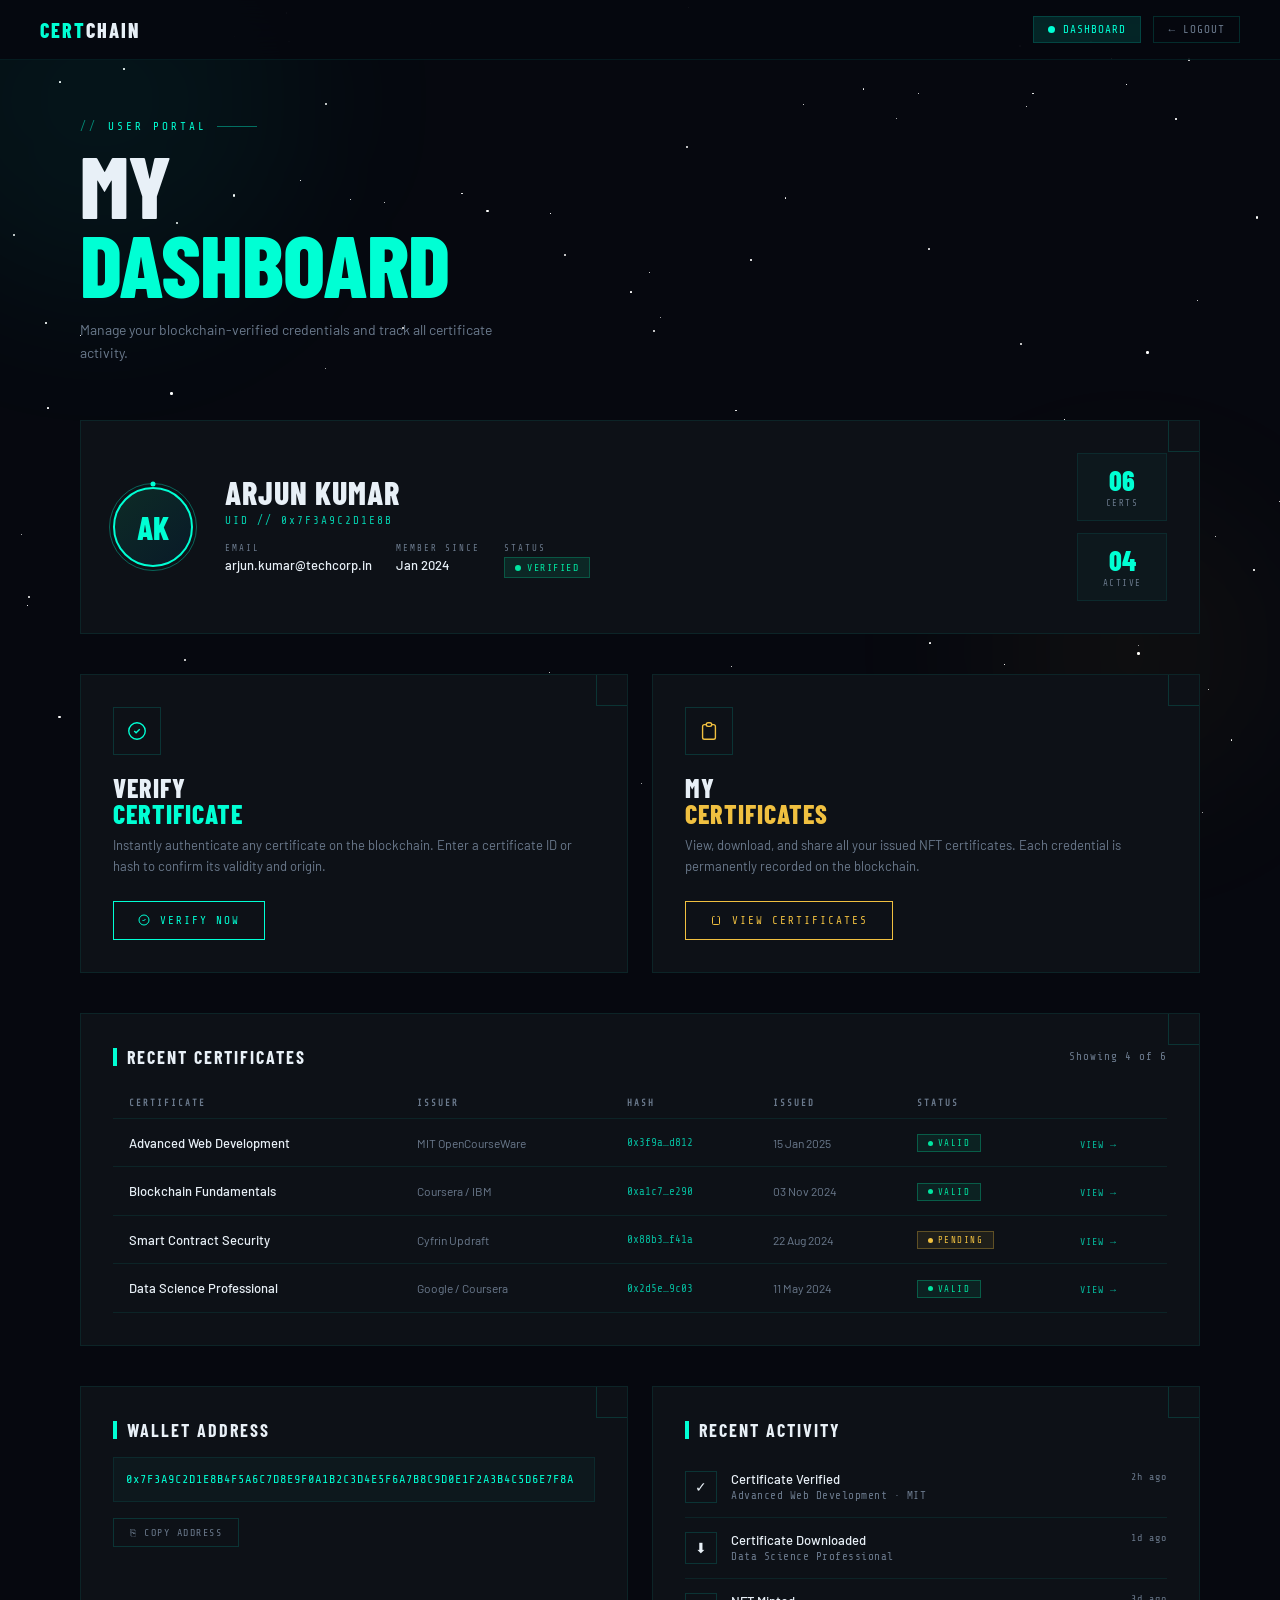
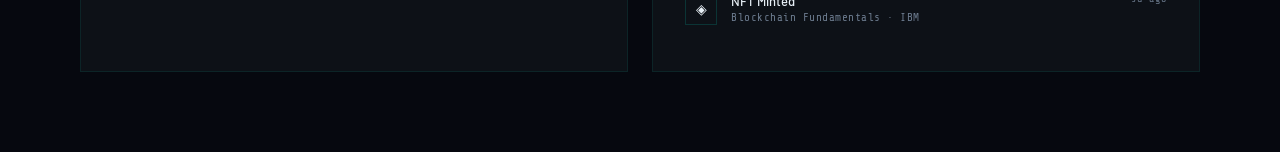
<file: certchain-dashboard.html>
<!DOCTYPE html>
<html lang="en">
<head>
<meta charset="UTF-8">
<meta name="viewport" content="width=device-width, initial-scale=1.0">
<title>CertChain — User Dashboard</title>
<link href="https://fonts.googleapis.com/css2?family=Barlow+Condensed:wght@400;600;700;800&family=Share+Tech+Mono&family=Barlow:wght@300;400;500&display=swap" rel="stylesheet">
<style>
  :root {
    --bg: #06080f;
    --surface: #0d1117;
    --surface2: #111827;
    --border: rgba(0,255,220,0.15);
    --border2: rgba(0,255,220,0.08);
    --cyan: #00ffd4;
    --cyan-dim: rgba(0,255,212,0.12);
    --cyan-glow: rgba(0,255,212,0.35);
    --white: #e8f0f7;
    --muted: #6b7a8d;
    --accent: #f0c040;
    --red: #ff4d6d;
    --green: #00e5a0;
  }

  * { margin: 0; padding: 0; box-sizing: border-box; }

  body {
    background: var(--bg);
    color: var(--white);
    font-family: 'Barlow', sans-serif;
    min-height: 100vh;
    overflow-x: hidden;
  }

  /* Starfield */
  .stars {
    position: fixed;
    inset: 0;
    pointer-events: none;
    z-index: 0;
    overflow: hidden;
  }
  .star {
    position: absolute;
    border-radius: 50%;
    background: white;
    animation: twinkle var(--d) ease-in-out infinite alternate;
  }
  @keyframes twinkle { from { opacity: 0.1; } to { opacity: 0.6; } }

  /* Ambient blobs */
  .blob {
    position: fixed;
    border-radius: 50%;
    filter: blur(80px);
    pointer-events: none;
    z-index: 0;
    animation: drift 12s ease-in-out infinite alternate;
  }
  .blob1 { width: 400px; height: 400px; background: rgba(0,255,212,0.05); top: -100px; left: -100px; }
  .blob2 { width: 300px; height: 300px; background: rgba(240,192,64,0.04); bottom: 100px; right: 0; animation-delay: -6s; }
  @keyframes drift { from { transform: translate(0,0); } to { transform: translate(30px, 20px); } }

  /* NAV */
  nav {
    position: sticky;
    top: 0;
    z-index: 100;
    display: flex;
    align-items: center;
    justify-content: space-between;
    padding: 0 40px;
    height: 60px;
    background: rgba(6,8,15,0.85);
    backdrop-filter: blur(16px);
    border-bottom: 1px solid var(--border2);
  }
  .nav-logo {
    font-family: 'Barlow Condensed', sans-serif;
    font-size: 20px;
    font-weight: 800;
    letter-spacing: 2px;
    text-transform: uppercase;
  }
  .nav-logo span { color: var(--cyan); }
  .nav-right { display: flex; align-items: center; gap: 12px; }
  .nav-badge {
    display: flex;
    align-items: center;
    gap: 8px;
    padding: 6px 14px;
    border: 1px solid var(--border);
    background: var(--cyan-dim);
    font-family: 'Share Tech Mono', monospace;
    font-size: 11px;
    letter-spacing: 1px;
    text-transform: uppercase;
    color: var(--cyan);
    cursor: default;
  }
  .nav-dot { width: 7px; height: 7px; border-radius: 50%; background: var(--cyan); animation: pulse 2s ease-in-out infinite; }
  @keyframes pulse { 0%,100% { box-shadow: 0 0 0 0 var(--cyan-glow); } 50% { box-shadow: 0 0 0 6px transparent; } }
  .nav-btn {
    padding: 6px 14px;
    border: 1px solid var(--border);
    background: transparent;
    color: var(--muted);
    font-family: 'Share Tech Mono', monospace;
    font-size: 11px;
    letter-spacing: 1px;
    text-transform: uppercase;
    cursor: pointer;
    transition: all 0.2s;
  }
  .nav-btn:hover { border-color: var(--cyan); color: var(--cyan); }

  /* LAYOUT */
  main {
    position: relative;
    z-index: 1;
    max-width: 1200px;
    margin: 0 auto;
    padding: 60px 40px 80px;
  }

  /* PAGE HEADER */
  .page-header {
    margin-bottom: 56px;
    animation: fadeUp 0.6s ease both;
  }
  .page-label {
    font-family: 'Share Tech Mono', monospace;
    font-size: 11px;
    letter-spacing: 3px;
    color: var(--cyan);
    text-transform: uppercase;
    margin-bottom: 12px;
    display: flex;
    align-items: center;
    gap: 10px;
  }
  .page-label::before { content: '//'; opacity: 0.5; }
  .page-label::after { content: ''; flex: 0 0 40px; height: 1px; background: var(--cyan); opacity: 0.4; }
  h1 {
    font-family: 'Barlow Condensed', sans-serif;
    font-size: clamp(52px, 7vw, 88px);
    font-weight: 800;
    line-height: 0.9;
    text-transform: uppercase;
    letter-spacing: -1px;
  }
  h1 .accent { color: var(--cyan); display: block; }
  .page-sub {
    margin-top: 16px;
    font-size: 14px;
    color: var(--muted);
    max-width: 420px;
    line-height: 1.6;
  }

  /* GRID */
  .grid { display: grid; gap: 24px; }
  .grid-2 { grid-template-columns: 1fr 1fr; }
  .grid-3 { grid-template-columns: 1fr 1fr 1fr; }

  /* CARD */
  .card {
    background: var(--surface);
    border: 1px solid var(--border2);
    padding: 32px;
    position: relative;
    overflow: hidden;
    transition: border-color 0.3s, transform 0.3s;
    animation: fadeUp 0.6s ease both;
  }
  .card::before {
    content: '';
    position: absolute;
    inset: 0;
    background: linear-gradient(135deg, var(--cyan-dim) 0%, transparent 60%);
    opacity: 0;
    transition: opacity 0.3s;
  }
  .card:hover { border-color: var(--border); transform: translateY(-2px); }
  .card:hover::before { opacity: 1; }
  .card-corner {
    position: absolute;
    top: 0; right: 0;
    width: 32px; height: 32px;
    border-left: 1px solid var(--border);
    border-bottom: 1px solid var(--border);
    transform: translate(1px,-1px);
    pointer-events: none;
  }

  /* USER PROFILE CARD */
  .profile-card { grid-column: 1 / -1; animation-delay: 0.1s; }
  .profile-inner { display: flex; align-items: center; gap: 32px; }
  .avatar {
    width: 80px; height: 80px;
    border-radius: 50%;
    border: 2px solid var(--cyan);
    background: linear-gradient(135deg, #0d2b26, #091a28);
    display: flex; align-items: center; justify-content: center;
    font-family: 'Barlow Condensed', sans-serif;
    font-size: 32px;
    font-weight: 800;
    color: var(--cyan);
    flex-shrink: 0;
    position: relative;
  }
  .avatar-ring {
    position: absolute;
    inset: -6px;
    border-radius: 50%;
    border: 1px solid var(--cyan-glow);
    animation: spin 8s linear infinite;
  }
  @keyframes spin { to { transform: rotate(360deg); } }
  .avatar-ring::after {
    content: '';
    position: absolute;
    top: 0; left: 50%;
    width: 5px; height: 5px;
    border-radius: 50%;
    background: var(--cyan);
    transform: translate(-50%, -50%);
  }
  .profile-info { flex: 1; }
  .profile-name {
    font-family: 'Barlow Condensed', sans-serif;
    font-size: 32px;
    font-weight: 800;
    text-transform: uppercase;
    letter-spacing: 1px;
    line-height: 1;
  }
  .profile-id {
    font-family: 'Share Tech Mono', monospace;
    font-size: 11px;
    color: var(--cyan);
    letter-spacing: 2px;
    margin-top: 6px;
    opacity: 0.8;
  }
  .profile-meta { display: flex; gap: 24px; margin-top: 16px; }
  .meta-item { display: flex; flex-direction: column; gap: 4px; }
  .meta-label {
    font-family: 'Share Tech Mono', monospace;
    font-size: 9px;
    letter-spacing: 2px;
    color: var(--muted);
    text-transform: uppercase;
  }
  .meta-value { font-size: 13px; color: var(--white); font-weight: 500; }
  .status-badge {
    display: inline-flex;
    align-items: center;
    gap: 6px;
    padding: 4px 10px;
    background: rgba(0,229,160,0.1);
    border: 1px solid rgba(0,229,160,0.25);
    font-family: 'Share Tech Mono', monospace;
    font-size: 10px;
    letter-spacing: 1.5px;
    color: var(--green);
    text-transform: uppercase;
  }
  .status-dot { width: 6px; height: 6px; border-radius: 50%; background: var(--green); }

  .profile-stats { display: flex; flex-direction: column; gap: 12px; align-items: flex-end; }
  .stat-box {
    text-align: center;
    padding: 12px 20px;
    border: 1px solid var(--border2);
    background: rgba(0,255,212,0.03);
    min-width: 90px;
  }
  .stat-num {
    font-family: 'Barlow Condensed', sans-serif;
    font-size: 28px;
    font-weight: 800;
    color: var(--cyan);
    line-height: 1;
  }
  .stat-label {
    font-family: 'Share Tech Mono', monospace;
    font-size: 9px;
    letter-spacing: 1.5px;
    color: var(--muted);
    text-transform: uppercase;
    margin-top: 4px;
  }

  /* ACTION CARDS */
  .action-card { cursor: pointer; animation-delay: 0.2s; }
  .action-card:nth-child(2) { animation-delay: 0.3s; }
  .action-card-icon {
    width: 48px; height: 48px;
    border: 1px solid var(--border);
    display: flex; align-items: center; justify-content: center;
    margin-bottom: 20px;
    position: relative;
  }
  .action-card-icon svg { width: 22px; height: 22px; }
  .action-card-icon::after {
    content: '';
    position: absolute;
    inset: 3px;
    background: var(--cyan-dim);
    opacity: 0;
    transition: opacity 0.3s;
  }
  .action-card:hover .action-card-icon::after { opacity: 1; }
  .action-card-title {
    font-family: 'Barlow Condensed', sans-serif;
    font-size: 26px;
    font-weight: 800;
    text-transform: uppercase;
    letter-spacing: 1px;
    line-height: 1;
    margin-bottom: 8px;
  }
  .action-card-title span { color: var(--cyan); display: block; }
  .action-card-desc { font-size: 13px; color: var(--muted); line-height: 1.6; margin-bottom: 24px; }
  .action-btn {
    display: inline-flex;
    align-items: center;
    gap: 10px;
    padding: 12px 24px;
    background: transparent;
    border: 1px solid var(--cyan);
    color: var(--cyan);
    font-family: 'Share Tech Mono', monospace;
    font-size: 11px;
    letter-spacing: 2px;
    text-transform: uppercase;
    cursor: pointer;
    transition: all 0.25s;
    position: relative;
    overflow: hidden;
  }
  .action-btn::before {
    content: '';
    position: absolute;
    inset: 0;
    background: var(--cyan);
    transform: translateX(-100%);
    transition: transform 0.25s;
    z-index: -1;
  }
  .action-btn:hover { color: var(--bg); }
  .action-btn:hover::before { transform: translateX(0); }
  .action-btn-alt {
    border-color: var(--accent);
    color: var(--accent);
  }
  .action-btn-alt::before { background: var(--accent); }

  /* CERTIFICATES TABLE */
  .cert-section { animation-delay: 0.35s; }
  .section-head {
    display: flex;
    align-items: center;
    justify-content: space-between;
    margin-bottom: 20px;
  }
  .section-title {
    font-family: 'Barlow Condensed', sans-serif;
    font-size: 18px;
    font-weight: 700;
    text-transform: uppercase;
    letter-spacing: 2px;
    display: flex;
    align-items: center;
    gap: 10px;
  }
  .section-title::before {
    content: '';
    width: 4px; height: 18px;
    background: var(--cyan);
  }
  .section-count {
    font-family: 'Share Tech Mono', monospace;
    font-size: 11px;
    color: var(--muted);
    letter-spacing: 1px;
  }

  .cert-table { width: 100%; border-collapse: collapse; }
  .cert-table th {
    font-family: 'Share Tech Mono', monospace;
    font-size: 9px;
    letter-spacing: 2px;
    color: var(--muted);
    text-transform: uppercase;
    padding: 10px 16px;
    text-align: left;
    border-bottom: 1px solid var(--border2);
  }
  .cert-table td {
    padding: 14px 16px;
    font-size: 13px;
    border-bottom: 1px solid var(--border2);
    transition: background 0.2s;
  }
  .cert-table tr:hover td { background: rgba(0,255,212,0.03); }
  .cert-name { font-weight: 500; color: var(--white); }
  .cert-issuer { color: var(--muted); font-size: 12px; }
  .cert-hash {
    font-family: 'Share Tech Mono', monospace;
    font-size: 11px;
    color: var(--cyan);
    opacity: 0.7;
  }
  .cert-date { color: var(--muted); font-size: 12px; }
  .badge {
    display: inline-flex;
    align-items: center;
    gap: 5px;
    padding: 3px 10px;
    font-family: 'Share Tech Mono', monospace;
    font-size: 9px;
    letter-spacing: 1.5px;
    text-transform: uppercase;
    border: 1px solid;
  }
  .badge-valid { color: var(--green); border-color: rgba(0,229,160,0.3); background: rgba(0,229,160,0.08); }
  .badge-pending { color: var(--accent); border-color: rgba(240,192,64,0.3); background: rgba(240,192,64,0.08); }
  .badge-dot { width: 5px; height: 5px; border-radius: 50%; background: currentColor; }
  .view-link {
    font-family: 'Share Tech Mono', monospace;
    font-size: 10px;
    color: var(--cyan);
    letter-spacing: 1px;
    text-transform: uppercase;
    cursor: pointer;
    opacity: 0.7;
    transition: opacity 0.2s;
    background: none;
    border: none;
  }
  .view-link:hover { opacity: 1; }

  /* WALLET CARD */
  .wallet-card { animation-delay: 0.45s; }
  .wallet-addr {
    font-family: 'Share Tech Mono', monospace;
    font-size: 12px;
    color: var(--cyan);
    letter-spacing: 1px;
    word-break: break-all;
    margin: 16px 0;
    padding: 12px;
    border: 1px solid var(--border2);
    background: rgba(0,255,212,0.03);
    line-height: 1.6;
  }
  .wallet-copy {
    padding: 8px 16px;
    border: 1px solid var(--border);
    background: transparent;
    color: var(--muted);
    font-family: 'Share Tech Mono', monospace;
    font-size: 10px;
    letter-spacing: 1.5px;
    text-transform: uppercase;
    cursor: pointer;
    transition: all 0.2s;
  }
  .wallet-copy:hover { border-color: var(--cyan); color: var(--cyan); }

  /* ACTIVITY */
  .activity-card { animation-delay: 0.5s; }
  .activity-list { list-style: none; display: flex; flex-direction: column; gap: 0; }
  .activity-item {
    display: flex;
    align-items: flex-start;
    gap: 14px;
    padding: 14px 0;
    border-bottom: 1px solid var(--border2);
  }
  .activity-item:last-child { border-bottom: none; }
  .activity-icon {
    width: 32px; height: 32px;
    border: 1px solid var(--border);
    display: flex; align-items: center; justify-content: center;
    flex-shrink: 0;
    font-size: 14px;
  }
  .activity-text { flex: 1; }
  .activity-action { font-size: 13px; font-weight: 500; }
  .activity-detail { font-size: 11px; color: var(--muted); margin-top: 2px; font-family: 'Share Tech Mono', monospace; letter-spacing: 0.5px; }
  .activity-time { font-family: 'Share Tech Mono', monospace; font-size: 10px; color: var(--muted); letter-spacing: 1px; white-space: nowrap; }

  /* DIVIDER */
  .section-gap { margin-top: 40px; }

  /* ANIMATIONS */
  @keyframes fadeUp {
    from { opacity: 0; transform: translateY(20px); }
    to { opacity: 1; transform: translateY(0); }
  }

  /* MODAL OVERLAY */
  .modal-overlay {
    position: fixed;
    inset: 0;
    background: rgba(6,8,15,0.9);
    backdrop-filter: blur(8px);
    z-index: 200;
    display: flex;
    align-items: center;
    justify-content: center;
    opacity: 0;
    pointer-events: none;
    transition: opacity 0.3s;
  }
  .modal-overlay.active { opacity: 1; pointer-events: all; }
  .modal {
    background: var(--surface);
    border: 1px solid var(--border);
    padding: 40px;
    max-width: 480px;
    width: 90%;
    position: relative;
    transform: translateY(20px);
    transition: transform 0.3s;
  }
  .modal-overlay.active .modal { transform: translateY(0); }
  .modal-title {
    font-family: 'Barlow Condensed', sans-serif;
    font-size: 28px;
    font-weight: 800;
    text-transform: uppercase;
    letter-spacing: 1px;
    margin-bottom: 6px;
  }
  .modal-title span { color: var(--cyan); }
  .modal-sub { font-size: 13px; color: var(--muted); margin-bottom: 24px; line-height: 1.6; }
  .modal-close {
    position: absolute;
    top: 16px; right: 16px;
    background: none;
    border: 1px solid var(--border);
    color: var(--muted);
    width: 32px; height: 32px;
    cursor: pointer;
    font-size: 16px;
    display: flex; align-items: center; justify-content: center;
    transition: all 0.2s;
    font-family: 'Share Tech Mono', monospace;
  }
  .modal-close:hover { border-color: var(--cyan); color: var(--cyan); }
  .input-group { margin-bottom: 16px; }
  .input-label {
    font-family: 'Share Tech Mono', monospace;
    font-size: 9px;
    letter-spacing: 2px;
    color: var(--muted);
    text-transform: uppercase;
    margin-bottom: 8px;
    display: block;
  }
  .input-field {
    width: 100%;
    background: var(--surface2);
    border: 1px solid var(--border2);
    color: var(--white);
    padding: 12px 14px;
    font-family: 'Share Tech Mono', monospace;
    font-size: 12px;
    letter-spacing: 1px;
    outline: none;
    transition: border-color 0.2s;
  }
  .input-field:focus { border-color: var(--cyan); }
  .input-field::placeholder { color: var(--muted); opacity: 0.5; }

  .modal-result {
    padding: 16px;
    border: 1px solid var(--border2);
    background: rgba(0,255,212,0.03);
    margin-top: 16px;
    display: none;
  }
  .modal-result.show { display: block; }
  .result-valid { border-color: rgba(0,229,160,0.3); }
  .result-label {
    font-family: 'Share Tech Mono', monospace;
    font-size: 10px;
    letter-spacing: 2px;
    text-transform: uppercase;
    color: var(--green);
    margin-bottom: 8px;
    display: flex;
    align-items: center;
    gap: 8px;
  }
  .result-label::before { content: '✓'; }
  .result-detail { font-size: 13px; color: var(--white); line-height: 1.7; }
  .result-detail span { color: var(--muted); font-size: 12px; display: block; }

  @media (max-width: 768px) {
    .grid-2, .grid-3 { grid-template-columns: 1fr; }
    .profile-inner { flex-direction: column; align-items: flex-start; gap: 20px; }
    .profile-stats { flex-direction: row; align-items: flex-start; }
    nav { padding: 0 20px; }
    main { padding: 40px 20px; }
    .profile-meta { flex-wrap: wrap; gap: 16px; }
  }
</style>
</head>
<body>

<!-- Stars -->
<div class="stars" id="stars"></div>
<div class="blob blob1"></div>
<div class="blob blob2"></div>

<!-- NAV -->
<nav>
  <div class="nav-logo"><span>Cert</span>Chain</div>
  <div class="nav-right">
    <div class="nav-badge"><div class="nav-dot"></div> Dashboard</div>
    <button class="nav-btn" onclick="logout()">← Logout</button>
  </div>
</nav>

<!-- MAIN -->
<main>
  <!-- Page Header -->
  <div class="page-header">
    <div class="page-label">User Portal</div>
    <h1>MY <span class="accent">Dashboard</span></h1>
    <p class="page-sub">Manage your blockchain-verified credentials and track all certificate activity.</p>
  </div>

  <!-- Profile + Stats -->
  <div class="grid" style="animation-delay:0.05s">
    <div class="card profile-card">
      <div class="card-corner"></div>
      <div class="profile-inner">
        <div class="avatar">
          <span id="userInitials">AK</span>
          <div class="avatar-ring"></div>
        </div>
        <div class="profile-info">
          <div class="profile-name" id="userName">Arjun Kumar</div>
          <div class="profile-id">UID // 0x7F3A9C2D1E8B</div>
          <div class="profile-meta">
            <div class="meta-item">
              <span class="meta-label">Email</span>
              <span class="meta-value" id="userEmail">arjun.kumar@techcorp.in</span>
            </div>
            <div class="meta-item">
              <span class="meta-label">Member Since</span>
              <span class="meta-value">Jan 2024</span>
            </div>
            <div class="meta-item">
              <span class="meta-label">Status</span>
              <div class="status-badge"><div class="status-dot"></div> Verified</div>
            </div>
          </div>
        </div>
        <div class="profile-stats">
          <div class="stat-box">
            <div class="stat-num">06</div>
            <div class="stat-label">Certs</div>
          </div>
          <div class="stat-box">
            <div class="stat-num">04</div>
            <div class="stat-label">Active</div>
          </div>
        </div>
      </div>
    </div>
  </div>

  <!-- Action Cards -->
  <div class="grid grid-2 section-gap">
    <div class="card action-card" onclick="openVerify()">
      <div class="card-corner"></div>
      <div class="action-card-icon">
        <svg viewBox="0 0 24 24" fill="none" stroke="var(--cyan)" stroke-width="1.5">
          <path d="M9 12l2 2 4-4m6 2a9 9 0 11-18 0 9 9 0 0118 0z"/>
        </svg>
      </div>
      <div class="action-card-title">Verify <span>Certificate</span></div>
      <div class="action-card-desc">Instantly authenticate any certificate on the blockchain. Enter a certificate ID or hash to confirm its validity and origin.</div>
      <button class="action-btn" onclick="openVerify(); event.stopPropagation()">
        <svg width="12" height="12" viewBox="0 0 24 24" fill="none" stroke="currentColor" stroke-width="2"><path d="M9 12l2 2 4-4"/><circle cx="12" cy="12" r="10"/></svg>
        Verify Now
      </button>
    </div>

    <div class="card action-card" onclick="openMyCerts()">
      <div class="card-corner"></div>
      <div class="action-card-icon">
        <svg viewBox="0 0 24 24" fill="none" stroke="var(--accent)" stroke-width="1.5">
          <path d="M9 5H7a2 2 0 00-2 2v12a2 2 0 002 2h10a2 2 0 002-2V7a2 2 0 00-2-2h-2M9 5a2 2 0 002 2h2a2 2 0 002-2M9 5a2 2 0 012-2h2a2 2 0 012 2"/>
        </svg>
      </div>
      <div class="action-card-title">My <span style="color:var(--accent)">Certificates</span></div>
      <div class="action-card-desc">View, download, and share all your issued NFT certificates. Each credential is permanently recorded on the blockchain.</div>
      <button class="action-btn action-btn-alt" onclick="openMyCerts(); event.stopPropagation()">
        <svg width="12" height="12" viewBox="0 0 24 24" fill="none" stroke="currentColor" stroke-width="2"><path d="M9 5H7a2 2 0 00-2 2v12a2 2 0 002 2h10a2 2 0 002-2V7a2 2 0 00-2-2h-2"/></svg>
        View Certificates
      </button>
    </div>
  </div>

  <!-- Certificates Table -->
  <div class="section-gap">
    <div class="card cert-section">
      <div class="card-corner"></div>
      <div class="section-head">
        <div class="section-title">Recent Certificates</div>
        <div class="section-count">Showing 4 of 6</div>
      </div>
      <table class="cert-table">
        <thead>
          <tr>
            <th>Certificate</th>
            <th>Issuer</th>
            <th>Hash</th>
            <th>Issued</th>
            <th>Status</th>
            <th></th>
          </tr>
        </thead>
        <tbody>
          <tr>
            <td><div class="cert-name">Advanced Web Development</div></td>
            <td><div class="cert-issuer">MIT OpenCourseWare</div></td>
            <td><div class="cert-hash">0x3f9a…d812</div></td>
            <td><div class="cert-date">15 Jan 2025</div></td>
            <td><div class="badge badge-valid"><div class="badge-dot"></div>Valid</div></td>
            <td><button class="view-link">View →</button></td>
          </tr>
          <tr>
            <td><div class="cert-name">Blockchain Fundamentals</div></td>
            <td><div class="cert-issuer">Coursera / IBM</div></td>
            <td><div class="cert-hash">0xa1c7…e290</div></td>
            <td><div class="cert-date">03 Nov 2024</div></td>
            <td><div class="badge badge-valid"><div class="badge-dot"></div>Valid</div></td>
            <td><button class="view-link">View →</button></td>
          </tr>
          <tr>
            <td><div class="cert-name">Smart Contract Security</div></td>
            <td><div class="cert-issuer">Cyfrin Updraft</div></td>
            <td><div class="cert-hash">0x88b3…f41a</div></td>
            <td><div class="cert-date">22 Aug 2024</div></td>
            <td><div class="badge badge-pending"><div class="badge-dot"></div>Pending</div></td>
            <td><button class="view-link">View →</button></td>
          </tr>
          <tr>
            <td><div class="cert-name">Data Science Professional</div></td>
            <td><div class="cert-issuer">Google / Coursera</div></td>
            <td><div class="cert-hash">0x2d5e…9c03</div></td>
            <td><div class="cert-date">11 May 2024</div></td>
            <td><div class="badge badge-valid"><div class="badge-dot"></div>Valid</div></td>
            <td><button class="view-link">View →</button></td>
          </tr>
        </tbody>
      </table>
    </div>
  </div>

  <!-- Wallet + Activity -->
  <div class="grid grid-2 section-gap">
    <div class="card wallet-card">
      <div class="card-corner"></div>
      <div class="section-title" style="margin-bottom:16px">Wallet Address</div>
      <div class="wallet-addr">0x7F3A9C2D1E8B4F5A6C7D8E9F0A1B2C3D4E5F6A7B8C9D0E1F2A3B4C5D6E7F8A</div>
      <button class="wallet-copy" onclick="copyAddr(this)">⎘ Copy Address</button>
    </div>
    <div class="card activity-card">
      <div class="card-corner"></div>
      <div class="section-title" style="margin-bottom:16px">Recent Activity</div>
      <ul class="activity-list">
        <li class="activity-item">
          <div class="activity-icon">✓</div>
          <div class="activity-text">
            <div class="activity-action">Certificate Verified</div>
            <div class="activity-detail">Advanced Web Development · MIT</div>
          </div>
          <div class="activity-time">2h ago</div>
        </li>
        <li class="activity-item">
          <div class="activity-icon">⬇</div>
          <div class="activity-text">
            <div class="activity-action">Certificate Downloaded</div>
            <div class="activity-detail">Data Science Professional</div>
          </div>
          <div class="activity-time">1d ago</div>
        </li>
        <li class="activity-item">
          <div class="activity-icon">◈</div>
          <div class="activity-text">
            <div class="activity-action">NFT Minted</div>
            <div class="activity-detail">Blockchain Fundamentals · IBM</div>
          </div>
          <div class="activity-time">3d ago</div>
        </li>
      </ul>
    </div>
  </div>
</main>

<!-- VERIFY MODAL -->
<div class="modal-overlay" id="verifyModal">
  <div class="modal">
    <button class="modal-close" onclick="closeModal('verifyModal')">✕</button>
    <div class="page-label" style="margin-bottom:8px">Authentication</div>
    <div class="modal-title">Verify <span>Certificate</span></div>
    <div class="modal-sub">Enter a certificate ID or blockchain hash to verify its authenticity on-chain.</div>
    <div class="input-group">
      <label class="input-label">Certificate ID or Hash</label>
      <input class="input-field" type="text" placeholder="e.g. 0x3f9a...d812 or CERT-2024-MIT-001" id="verifyInput">
    </div>
    <button class="action-btn" style="width:100%; justify-content:center;" onclick="runVerify()">
      Verify on Blockchain
    </button>
    <div class="modal-result result-valid" id="verifyResult">
      <div class="result-label">Certificate Authenticated</div>
      <div class="result-detail">
        Advanced Web Development
        <span>Issued by MIT OpenCourseWare · 15 Jan 2025</span>
        <span>Recipient: Arjun Kumar · 0x7F3A…8A</span>
        <span>Block: #18,924,301 · Ethereum Mainnet</span>
      </div>
    </div>
  </div>
</div>

<!-- MY CERTS MODAL -->
<div class="modal-overlay" id="certsModal">
  <div class="modal" style="max-width:560px">
    <button class="modal-close" onclick="closeModal('certsModal')">✕</button>
    <div class="page-label" style="margin-bottom:8px">Credentials</div>
    <div class="modal-title">My <span style="color:var(--accent)">Certificates</span></div>
    <div class="modal-sub">All your blockchain-verified NFT certificates. Each is permanently recorded on-chain.</div>
    <div style="display:flex;flex-direction:column;gap:10px;">
      <div style="padding:14px;border:1px solid var(--border2);background:rgba(0,255,212,0.02);display:flex;align-items:center;gap:16px;cursor:pointer;transition:border-color 0.2s" onmouseover="this.style.borderColor='var(--border)'" onmouseout="this.style.borderColor='var(--border2)'">
        <div style="width:36px;height:36px;border:1px solid var(--border);display:flex;align-items:center;justify-content:center;font-size:14px;color:var(--cyan)">◈</div>
        <div style="flex:1">
          <div style="font-size:13px;font-weight:500">Advanced Web Development</div>
          <div style="font-size:11px;color:var(--muted);font-family:'Share Tech Mono',monospace;margin-top:2px">MIT OpenCourseWare · Jan 2025</div>
        </div>
        <div class="badge badge-valid"><div class="badge-dot"></div>Valid</div>
      </div>
      <div style="padding:14px;border:1px solid var(--border2);background:rgba(0,255,212,0.02);display:flex;align-items:center;gap:16px;cursor:pointer;transition:border-color 0.2s" onmouseover="this.style.borderColor='var(--border)'" onmouseout="this.style.borderColor='var(--border2)'">
        <div style="width:36px;height:36px;border:1px solid var(--border);display:flex;align-items:center;justify-content:center;font-size:14px;color:var(--cyan)">◈</div>
        <div style="flex:1">
          <div style="font-size:13px;font-weight:500">Blockchain Fundamentals</div>
          <div style="font-size:11px;color:var(--muted);font-family:'Share Tech Mono',monospace;margin-top:2px">Coursera / IBM · Nov 2024</div>
        </div>
        <div class="badge badge-valid"><div class="badge-dot"></div>Valid</div>
      </div>
      <div style="padding:14px;border:1px solid var(--border2);background:rgba(0,255,212,0.02);display:flex;align-items:center;gap:16px;cursor:pointer;transition:border-color 0.2s" onmouseover="this.style.borderColor='var(--border)'" onmouseout="this.style.borderColor='var(--border2)'">
        <div style="width:36px;height:36px;border:1px solid var(--border);display:flex;align-items:center;justify-content:center;font-size:14px;color:var(--accent)">◈</div>
        <div style="flex:1">
          <div style="font-size:13px;font-weight:500">Smart Contract Security</div>
          <div style="font-size:11px;color:var(--muted);font-family:'Share Tech Mono',monospace;margin-top:2px">Cyfrin Updraft · Aug 2024</div>
        </div>
        <div class="badge badge-pending"><div class="badge-dot"></div>Pending</div>
      </div>
      <div style="padding:14px;border:1px solid var(--border2);background:rgba(0,255,212,0.02);display:flex;align-items:center;gap:16px;cursor:pointer;transition:border-color 0.2s" onmouseover="this.style.borderColor='var(--border)'" onmouseout="this.style.borderColor='var(--border2)'">
        <div style="width:36px;height:36px;border:1px solid var(--border);display:flex;align-items:center;justify-content:center;font-size:14px;color:var(--cyan)">◈</div>
        <div style="flex:1">
          <div style="font-size:13px;font-weight:500">Data Science Professional</div>
          <div style="font-size:11px;color:var(--muted);font-family:'Share Tech Mono',monospace;margin-top:2px">Google / Coursera · May 2024</div>
        </div>
        <div class="badge badge-valid"><div class="badge-dot"></div>Valid</div>
      </div>
    </div>
  </div>
</div>

<script>
  // Starfield
  const container = document.getElementById('stars');
  for (let i = 0; i < 120; i++) {
    const s = document.createElement('div');
    s.className = 'star';
    const size = Math.random() * 2 + 0.5;
    s.style.cssText = `width:${size}px;height:${size}px;top:${Math.random()*100}%;left:${Math.random()*100}%;--d:${2+Math.random()*4}s;animation-delay:${Math.random()*4}s`;
    container.appendChild(s);
  }

  function openVerify() {
    document.getElementById('verifyModal').classList.add('active');
    document.getElementById('verifyResult').classList.remove('show');
    document.getElementById('verifyInput').value = '';
  }
  function openMyCerts() {
    document.getElementById('certsModal').classList.add('active');
  }
  function closeModal(id) {
    document.getElementById(id).classList.remove('active');
  }
  function runVerify() {
    const val = document.getElementById('verifyInput').value.trim();
    if (val.length > 3) {
      document.getElementById('verifyResult').classList.add('show');
    }
  }
  function copyAddr(btn) {
    btn.textContent = '✓ Copied!';
    btn.style.color = 'var(--green)';
    btn.style.borderColor = 'rgba(0,229,160,0.3)';
    setTimeout(() => {
      btn.textContent = '⎘ Copy Address';
      btn.style.color = '';
      btn.style.borderColor = '';
    }, 2000);
  }
  function logout() {
    if (confirm('Log out of CertChain?')) {
      document.body.style.opacity = '0';
      document.body.style.transition = 'opacity 0.5s';
      localStorage.removeItem('certchainUser'); // Clear the session
      setTimeout(() => window.location.href = 'login.html', 500); // Redirect to login
    }
  }

  // Load user data from localStorage and update the dashboard
  window.addEventListener('DOMContentLoaded', () => {
    const storedUser = localStorage.getItem('certchainUser');
    if (storedUser) {
      const userData = JSON.parse(storedUser);
      if (userData.email) {
        const emailOrUsername = userData.email;
        document.getElementById('userEmail').textContent = emailOrUsername;
        
        // Format display name from email (e.g., "arjun.kumar@techcorp.in" -> "Arjun Kumar")
        let namePart = emailOrUsername.split('@')[0];
        let formattedName = namePart.split(/[._-]/).map(part => part.charAt(0).toUpperCase() + part.slice(1)).join(' ');
        document.getElementById('userName').textContent = formattedName;
        
        // Generate and set initials (e.g., "Arjun Kumar" -> "AK")
        let nameWords = formattedName.split(' ');
        let initials = nameWords.length > 1 ? (nameWords[0].charAt(0) + nameWords[1].charAt(0)) : formattedName.substring(0, 2);
        document.getElementById('userInitials').textContent = initials.toUpperCase();
      }
    }
  });

  // Close modal on backdrop click
  document.querySelectorAll('.modal-overlay').forEach(m => {
    m.addEventListener('click', e => { if (e.target === m) m.classList.remove('active'); });
  });
  // Enter key for verify
  document.getElementById('verifyInput').addEventListener('keydown', e => {
    if (e.key === 'Enter') runVerify();
  });
</script>
</body>
</html>
</file>
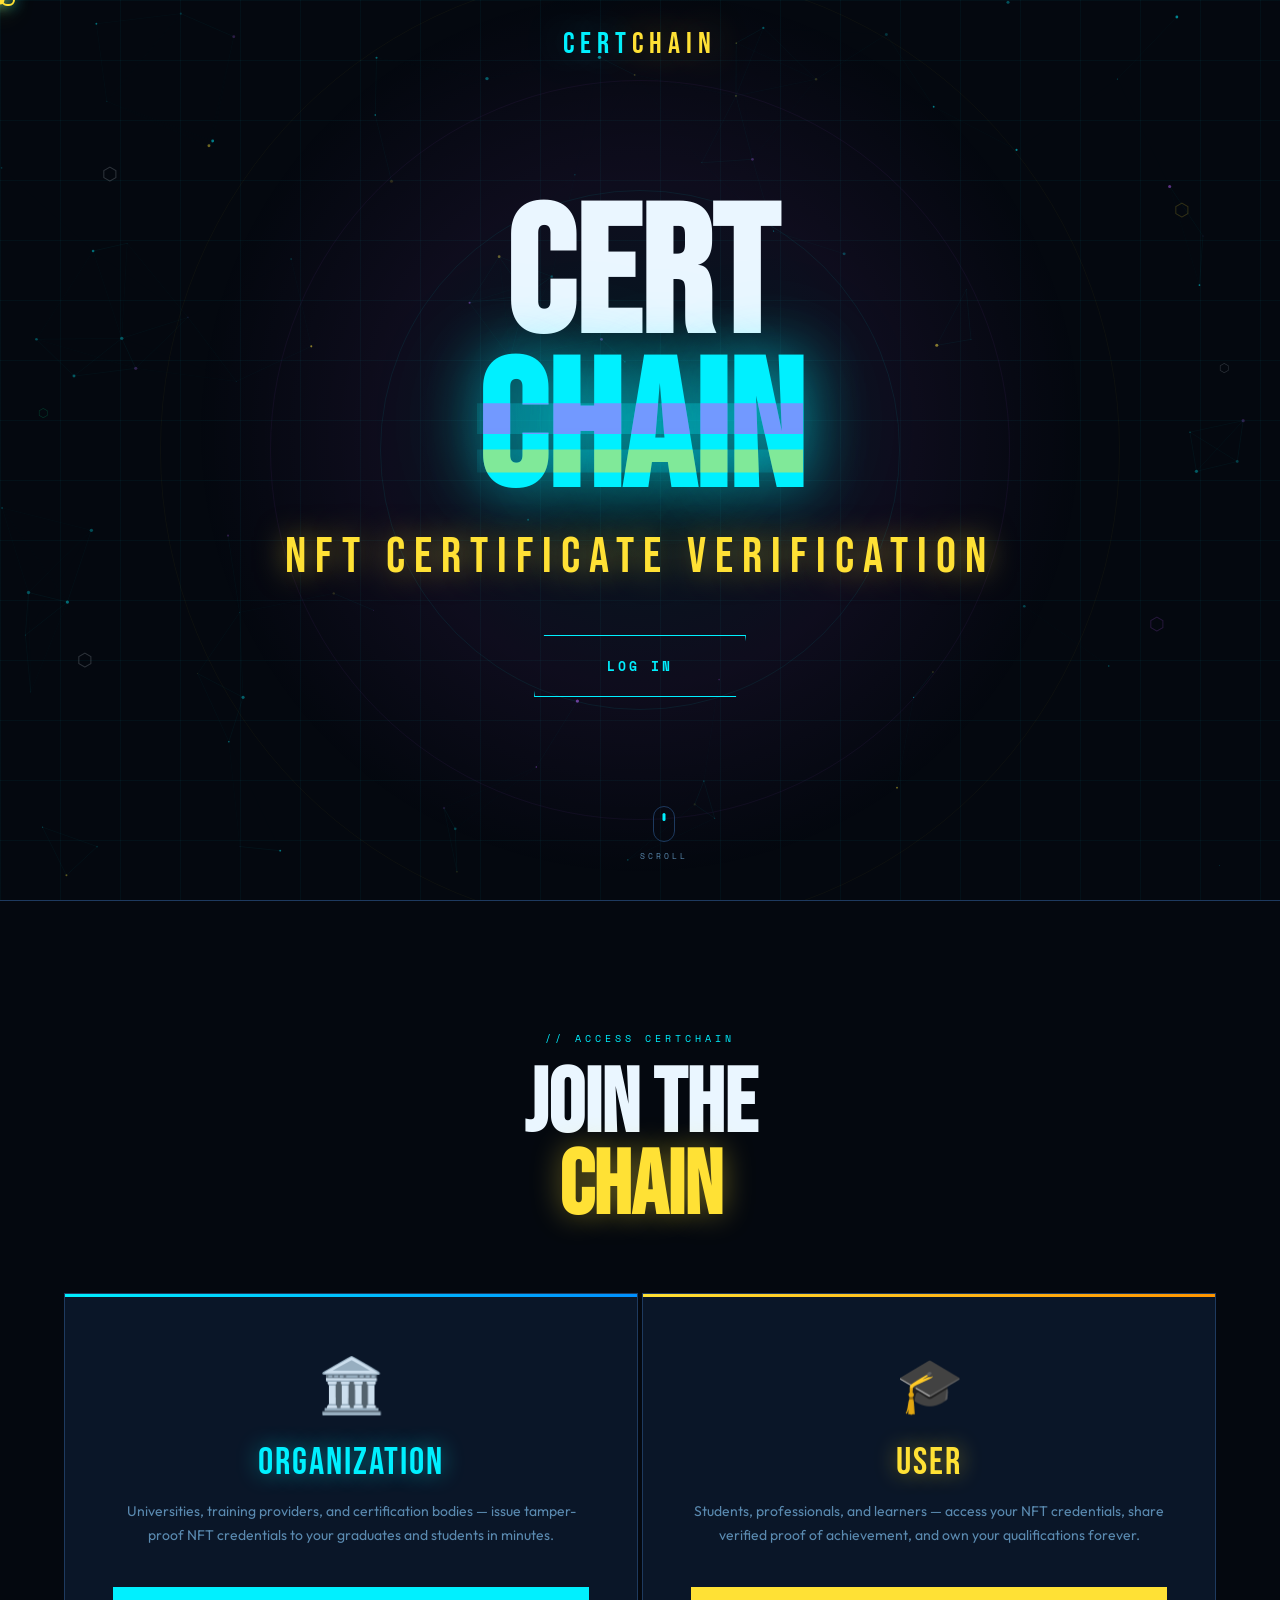
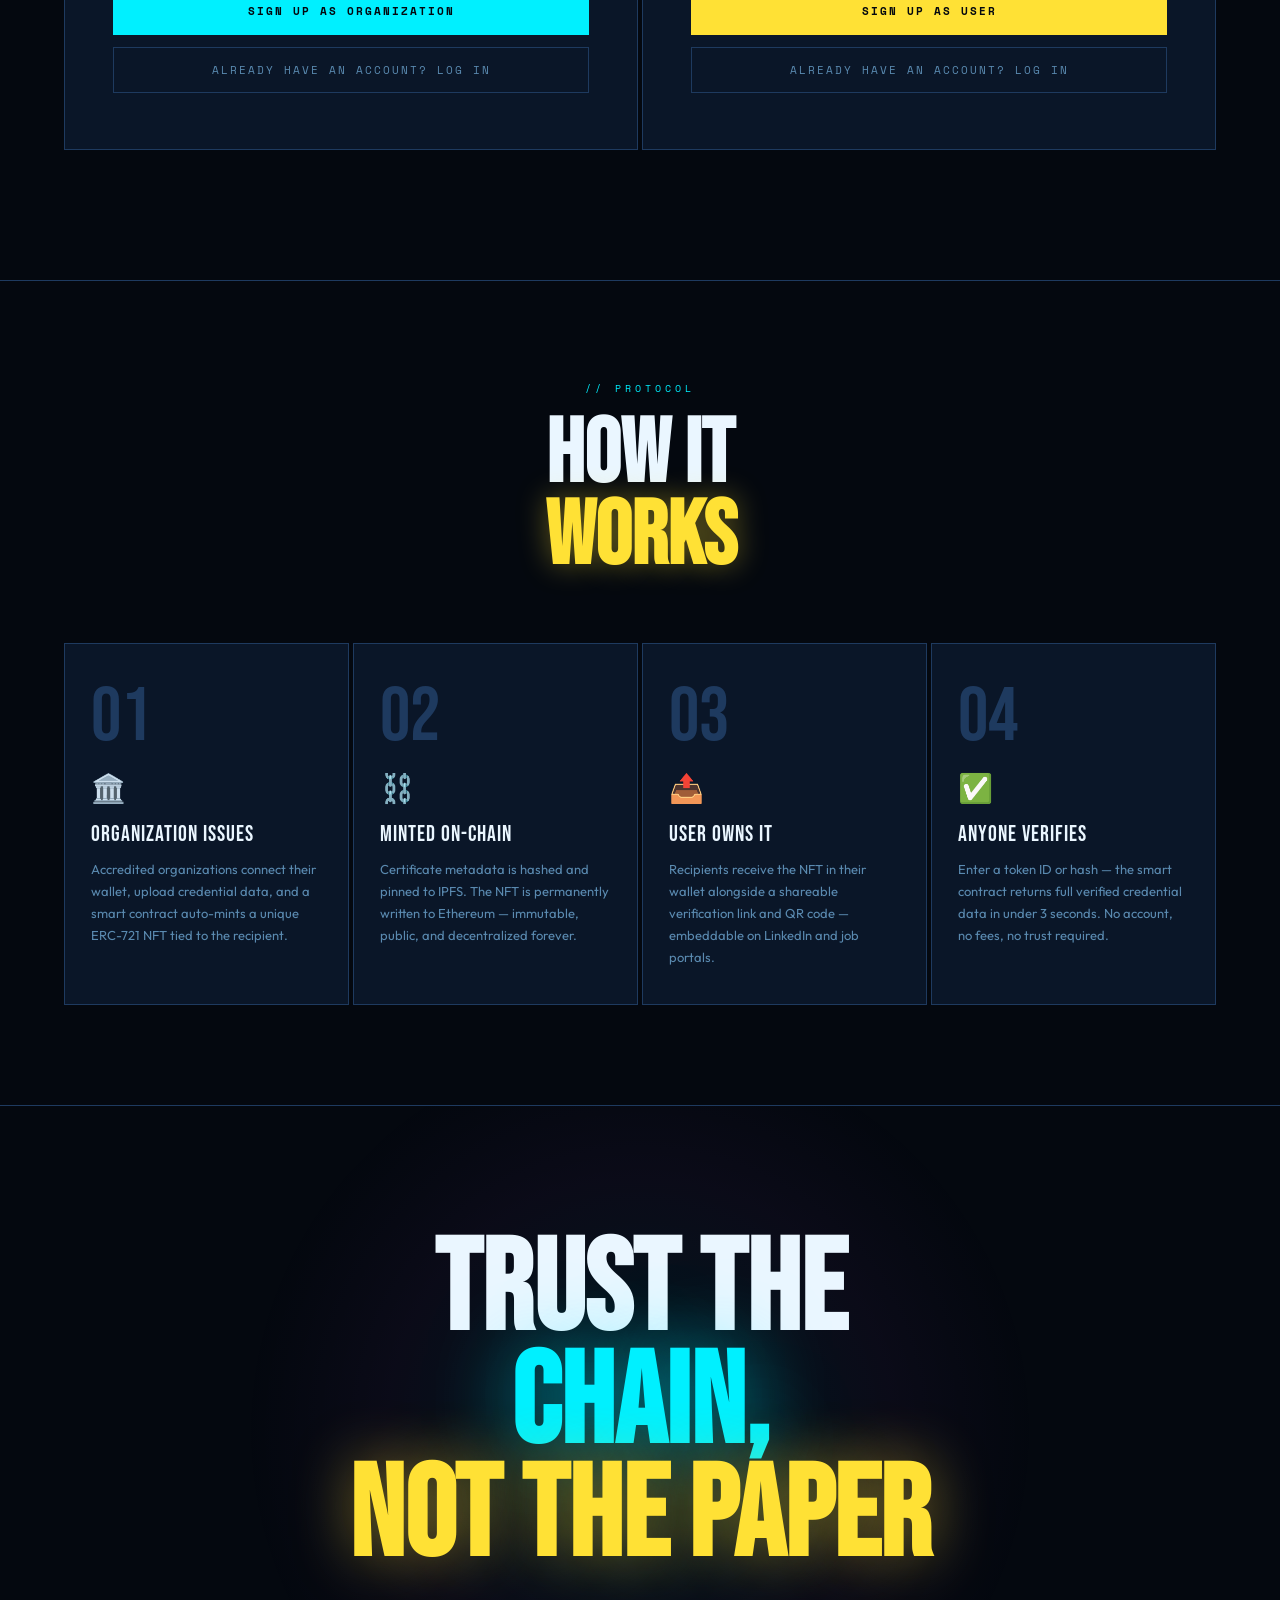
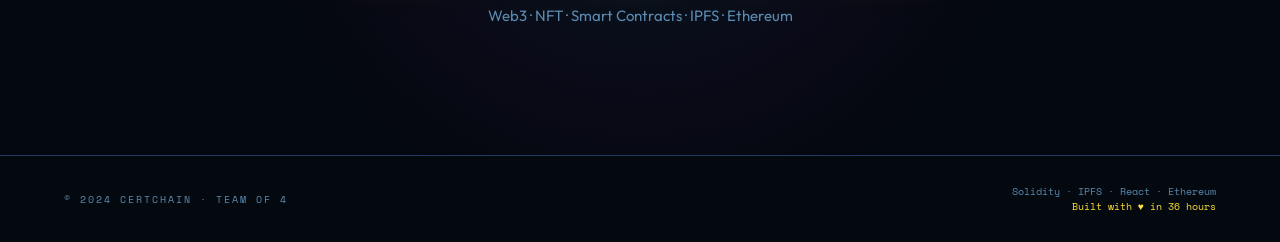
<file: index (1).html>
<!DOCTYPE html>
<html lang="en">
<head>
<meta charset="UTF-8">
<meta name="viewport" content="width=device-width, initial-scale=1.0">
<title>CertChain — NFT Certificate Verification</title>
<link href="https://fonts.googleapis.com/css2?family=Bebas+Neue&family=Space+Mono:wght@400;700&family=Outfit:wght@300;400;500;600&display=swap" rel="stylesheet">
<style>
/* ─────────────────────────────────────────
   ROOT
───────────────────────────────────────── */
:root {
  --bg:       #04080f;
  --surface:  #0a1628;
  --border:   #1e3a5f;
  --cyan:     #00f0ff;
  --cyan-dim: rgba(0,240,255,0.10);
  --gold:     #ffe135;
  --green:    #00ff9d;
  --purple:   #bf5fff;
  --text:     #eaf6ff;
  --muted:    #5a8ab0;
  --glow-c:   0 0 40px rgba(0,240,255,0.4);
  --glow-g:   0 0 40px rgba(255,225,53,0.45);
}

*, *::before, *::after { box-sizing:border-box; margin:0; padding:0; }
html { scroll-behavior:smooth; }
body {
  background: var(--bg);
  color: var(--text);
  font-family: 'Outfit', sans-serif;
  overflow-x: hidden;
  cursor: none;
}

/* ─────────────────────────────────────────
   CUSTOM CURSOR — chain link + gold dot + sparks
───────────────────────────────────────── */
#cur-outer {
  position: fixed; pointer-events: none; z-index: 9999;
  width: 34px; height: 34px;
  left: 0; top: 0;
  transform: translate(-50%,-50%);
  transition: transform .25s;
}
#cur-outer svg {
  width: 34px; height: 34px;
  animation: spinChain 2.8s linear infinite;
  filter: drop-shadow(0 0 7px var(--cyan));
}
#cur-inner {
  position: fixed; pointer-events: none; z-index: 10000;
  width: 9px; height: 9px;
  background: var(--gold);
  border-radius: 50%;
  transform: translate(-50%,-50%);
  box-shadow: 0 0 14px var(--gold), 0 0 28px var(--gold);
  transition: width .12s, height .12s, background .15s;
}
.spark {
  position: fixed; pointer-events: none; z-index: 9997;
  border-radius: 50%;
  transform: translate(-50%,-50%);
  animation: sparkOut .7s ease-out forwards;
}
@keyframes spinChain { to { transform: rotate(360deg); } }
@keyframes sparkOut {
  0%   { opacity: 1; transform: translate(-50%,-50%) scale(1); }
  100% { opacity: 0; transform: translate(calc(-50% + var(--tx)), calc(-50% + var(--ty))) scale(0); }
}

/* ─────────────────────────────────────────
   SCROLLBAR
───────────────────────────────────────── */
::-webkit-scrollbar { width: 3px; }
::-webkit-scrollbar-track { background: var(--bg); }
::-webkit-scrollbar-thumb { background: var(--cyan); border-radius: 2px; }

/* ─────────────────────────────────────────
   CANVAS BG
───────────────────────────────────────── */
#bg { position:fixed; inset:0; z-index:0; }

/* ─────────────────────────────────────────
   NAV — logo only, centered
───────────────────────────────────────── */
nav {
  position: fixed; inset: 0 0 auto 0; z-index: 100;
  display: flex; align-items: center; justify-content: center;
  padding: 26px 64px;
  transition: background .35s, border-color .35s;
}
nav.scrolled {
  background: rgba(4,8,15,0.93);
  backdrop-filter: blur(22px);
  border-bottom: 1px solid var(--border);
}
.logo {
  font-family: 'Bebas Neue', sans-serif;
  font-size: 30px; letter-spacing: 6px;
  color: var(--cyan); text-decoration: none;
  text-shadow: var(--glow-c);
  animation: logoPulse 3s ease-in-out infinite;
}
.logo span { color: var(--gold); text-shadow: var(--glow-g); }
@keyframes logoPulse {
  0%,100% { text-shadow: var(--glow-c); }
  50%     { text-shadow: 0 0 70px rgba(0,240,255,.7), 0 0 140px rgba(0,240,255,.3); }
}

/* ─────────────────────────────────────────
   HERO
───────────────────────────────────────── */
#hero {
  position: relative; z-index: 1;
  min-height: 100vh;
  display: flex; flex-direction: column;
  align-items: center; justify-content: center;
  text-align: center; padding: 0 40px;
  overflow: hidden;
}

/* animated grid */
#hero::before {
  content: '';
  position: absolute; inset: 0;
  background-image:
    linear-gradient(rgba(0,240,255,0.04) 1px, transparent 1px),
    linear-gradient(90deg, rgba(0,240,255,0.04) 1px, transparent 1px);
  background-size: 60px 60px;
  animation: gridDrift 18s linear infinite;
  pointer-events: none;
}
@keyframes gridDrift {
  from { background-position: 0 0; }
  to   { background-position: 60px 60px; }
}

/* radial glow */
#hero::after {
  content: '';
  position: absolute; top: 50%; left: 50%;
  transform: translate(-50%,-52%);
  width: 900px; height: 900px;
  background: radial-gradient(ellipse,
    rgba(0,240,255,0.08) 0%,
    rgba(191,95,255,0.06) 40%,
    transparent 70%);
  animation: glowBreath 5s ease-in-out infinite;
  pointer-events: none;
}
@keyframes glowBreath {
  0%,100% { transform: translate(-50%,-52%) scale(1); opacity:.8; }
  50%     { transform: translate(-50%,-52%) scale(1.12); opacity:1; }
}

/* orbiting rings */
.ring {
  position: absolute; border-radius: 50%;
  border: 1px solid; pointer-events: none; z-index: 1;
}
.ring-1 {
  width: 520px; height: 520px;
  border-color: rgba(0,240,255,.07);
  top:50%; left:50%;
  transform: translate(-50%,-50%);
  animation: orbit1 20s linear infinite;
}
.ring-2 {
  width: 740px; height: 740px;
  border-color: rgba(191,95,255,.06);
  top:50%; left:50%;
  transform: translate(-50%,-50%);
  animation: orbit1 28s linear infinite reverse;
}
.ring-3 {
  width: 960px; height: 960px;
  border-color: rgba(255,225,53,.04);
  top:50%; left:50%;
  transform: translate(-50%,-50%);
  animation: orbit1 38s linear infinite;
}
@keyframes orbit1 { to { transform: translate(-50%,-50%) rotate(360deg); } }

/* floating hexagons */
.hex {
  position: absolute; pointer-events: none; z-index:1;
  font-size: 18px; opacity: .18;
  animation: floatHex var(--d,8s) ease-in-out infinite;
}
@keyframes floatHex {
  0%,100% { transform: translateY(0) rotate(0deg); }
  50%     { transform: translateY(-22px) rotate(20deg); }
}

/* hero title */
.hero-title {
  font-family: 'Bebas Neue', sans-serif;
  font-size: clamp(90px,14vw,210px);
  line-height: .86;
  position: relative; z-index: 2;
  margin-bottom: 16px;
}
.hero-title .t1 {
  display: block; color: var(--text);
  animation: slideInTop .9s .1s cubic-bezier(.22,1,.36,1) both;
}
.hero-title .t2 {
  display: block; color: var(--cyan);
  text-shadow: 0 0 60px rgba(0,240,255,.6), 0 0 120px rgba(0,240,255,.2);
  animation: slideInTop .9s .25s cubic-bezier(.22,1,.36,1) both;
  position: relative;
}
/* glitch flicker on CHAIN */
.hero-title .t2::before,
.hero-title .t2::after {
  content: attr(data-text);
  position: absolute; top:0; left:0; width:100%;
  pointer-events: none;
}
.hero-title .t2::before {
  color: var(--purple); clip-path: polygon(0 30%,100% 30%,100% 50%,0 50%);
  animation: glitch1 4s infinite; opacity:.6;
}
.hero-title .t2::after {
  color: var(--gold); clip-path: polygon(0 60%,100% 60%,100% 75%,0 75%);
  animation: glitch2 4s infinite; opacity:.5;
}
@keyframes glitch1 {
  0%,92%,100% { transform:none; opacity:0; }
  93%  { transform:translateX(-4px); opacity:.6; }
  95%  { transform:translateX(4px);  opacity:.6; }
  97%  { transform:translateX(-2px); opacity:.6; }
}
@keyframes glitch2 {
  0%,94%,100% { transform:none; opacity:0; }
  95%  { transform:translateX(3px);  opacity:.5; }
  97%  { transform:translateX(-3px); opacity:.5; }
  99%  { transform:translateX(1px);  opacity:.5; }
}

@keyframes slideInTop {
  from { opacity:0; transform:translateY(-40px) skewY(-3deg); }
  to   { opacity:1; transform:none; }
}

.hero-sub-title {
  font-family: 'Bebas Neue', sans-serif;
  font-size: clamp(22px,4vw,50px);
  letter-spacing: 9px;
  color: var(--gold);
  text-shadow: 0 0 30px rgba(255,225,53,.5);
  position: relative; z-index: 2;
  animation: slideInTop .9s .4s cubic-bezier(.22,1,.36,1) both;
  margin-bottom: 48px;
}

/* login button only */
.hero-cta {
  position: relative; z-index: 2;
  animation: fadeUp .8s .6s both;
}
.btn-login {
  font-family: 'Space Mono', monospace;
  font-size: 13px; letter-spacing: 3px; text-transform: uppercase;
  padding: 20px 72px;
  background: transparent;
  color: var(--cyan);
  border: 1.5px solid var(--cyan);
  cursor: none; font-weight: 700;
  position: relative; overflow: hidden;
  clip-path: polygon(10px 0%,100% 0%,calc(100% - 10px) 100%,0% 100%);
  transition: color .25s, box-shadow .25s, transform .2s;
}
.btn-login::before {
  content: '';
  position: absolute; inset: 0;
  background: linear-gradient(135deg, var(--cyan), #0090ff);
  transform: translateX(-100%);
  transition: transform .35s cubic-bezier(.22,1,.36,1);
  z-index: -1;
}
.btn-login:hover::before { transform: translateX(0); }
.btn-login:hover {
  color: var(--bg);
  box-shadow: 0 0 60px rgba(0,240,255,.55), 0 0 120px rgba(0,240,255,.2);
  transform: translateY(-3px);
}
/* button shimmer sweep */
.btn-login::after {
  content: '';
  position: absolute; top:0; left:-60%;
  width: 40%; height: 100%;
  background: linear-gradient(90deg, transparent, rgba(255,255,255,.25), transparent);
  animation: shimmer 3s infinite;
  z-index: 1;
}
@keyframes shimmer { to { left:140%; } }

/* scroll hint */
.scroll-hint {
  position: absolute; bottom: 38px; left: 50%;
  transform: translateX(-50%); z-index: 2;
  display: flex; flex-direction: column; align-items: center; gap: 8px;
  animation: fadeUp .7s 1.2s both;
}
.scroll-hint span {
  font-family: 'Space Mono', monospace;
  font-size: 8px; letter-spacing: 3px; text-transform: uppercase;
  color: var(--muted);
}
.scroll-mouse {
  width: 22px; height: 36px;
  border: 1.5px solid var(--border); border-radius: 12px;
  position: relative;
}
.scroll-mouse::after {
  content: '';
  position: absolute; top:6px; left:50%; transform:translateX(-50%);
  width: 3px; height: 8px;
  background: var(--cyan); border-radius: 2px;
  animation: scrollBob 1.6s ease-in-out infinite;
}
@keyframes scrollBob { 0%{top:6px;opacity:1} 100%{top:20px;opacity:0} }

/* ─────────────────────────────────────────
   SIGN-IN SECTION
───────────────────────────────────────── */
#signin-section {
  position: relative; z-index: 1;
  padding: 130px 64px;
  border-top: 1px solid var(--border);
}
.section-header { text-align: center; margin-bottom: 64px; }
.lbl {
  font-family: 'Space Mono', monospace;
  font-size: 10px; letter-spacing: 4px; text-transform: uppercase;
  color: var(--cyan); margin-bottom: 18px;
}
.sec-title {
  font-family: 'Bebas Neue', sans-serif;
  font-size: clamp(52px,7vw,96px); line-height: .92; margin-bottom: 12px;
}
.sec-title em { font-style:normal; color:var(--gold); text-shadow:0 0 30px rgba(255,225,53,.4); }

.signin-grid { display:grid; grid-template-columns:1fr 1fr; gap:4px; }

.signin-card {
  background: var(--surface); border: 1px solid var(--border);
  padding: 56px 48px; text-align: center;
  position: relative; overflow: hidden;
  transition: border-color .35s, transform .35s, box-shadow .35s;
}
/* top color bar */
.signin-card::before {
  content: ''; position: absolute; top:0; left:0; right:0; height:3px;
}
.card-org::before  { background: linear-gradient(90deg, var(--cyan), #0090ff); }
.card-user::before { background: linear-gradient(90deg, var(--gold), #ff9500); }

/* animated corner accent */
.signin-card::after {
  content: ''; position: absolute;
  bottom: 0; right: 0;
  width: 60px; height: 60px;
  border-bottom: 2px solid; border-right: 2px solid;
  opacity: 0; transform: scale(.5);
  transition: opacity .35s, transform .35s;
}
.card-org::after  { border-color: var(--cyan); }
.card-user::after { border-color: var(--gold); }
.card-org:hover::after,
.card-user:hover::after { opacity: 1; transform: scale(1); }

.card-org:hover  { border-color:var(--cyan); transform:translateY(-6px); box-shadow:0 24px 70px rgba(0,240,255,.12); }
.card-user:hover { border-color:var(--gold); transform:translateY(-6px); box-shadow:0 24px 70px rgba(255,225,53,.12); }

.sc-emoji { font-size:54px; margin-bottom:22px; display:block; animation: floatEmoji 4s ease-in-out infinite; }
.signin-card:nth-child(2) .sc-emoji { animation-delay: .6s; }
@keyframes floatEmoji {
  0%,100% { transform: translateY(0); }
  50%     { transform: translateY(-8px); }
}
.sc-title { font-family:'Bebas Neue',sans-serif; font-size:38px; letter-spacing:2px; margin-bottom:14px; }
.card-org  .sc-title { color:var(--cyan); text-shadow:0 0 22px rgba(0,240,255,.45); }
.card-user .sc-title { color:var(--gold); text-shadow:0 0 22px rgba(255,225,53,.45); }
.sc-desc { font-size:14px; color:var(--muted); line-height:1.72; margin-bottom:40px; }

/* card buttons */
.sc-btn {
  width: 100%;
  font-family: 'Space Mono', monospace;
  font-size: 11px; letter-spacing: 2px; text-transform: uppercase;
  padding: 16px; border: none; cursor: none; font-weight: 700;
  margin-bottom: 12px;
  position: relative; overflow: hidden;
  transition: box-shadow .25s, transform .2s;
}
.sc-btn::after {
  content: '';
  position: absolute; inset:0;
  background: rgba(255,255,255,.15);
  transform: translateX(-100%);
  transition: transform .3s;
}
.sc-btn:hover::after { transform: translateX(0); }
.sc-btn:hover { transform: translateY(-2px); }

.sc-btn-cyan { background: var(--cyan); color: var(--bg); }
.sc-btn-cyan:hover  { box-shadow: var(--glow-c); }
.sc-btn-gold { background: var(--gold); color: var(--bg); }
.sc-btn-gold:hover  { box-shadow: var(--glow-g); }

.sc-btn-outline {
  width: 100%;
  font-family: 'Space Mono', monospace;
  font-size: 11px; letter-spacing: 2px; text-transform: uppercase;
  padding: 14px; background: transparent;
  border: 1px solid var(--border); color: var(--muted); cursor: none;
  transition: border-color .2s, color .2s;
}
.sc-btn-outline:hover { border-color: var(--muted); color: var(--text); }

/* ─────────────────────────────────────────
   HOW IT WORKS
───────────────────────────────────────── */
#how {
  position: relative; z-index: 1;
  padding: 100px 64px;
  border-top: 1px solid var(--border);
}
.steps { display:grid; grid-template-columns:repeat(4,1fr); gap:4px; margin-top:64px; }

.step {
  background: var(--surface); border: 1px solid var(--border);
  padding: 36px 26px; position: relative; overflow: hidden;
  transition: border-color .35s, transform .35s, box-shadow .35s;
}
.step:hover { border-color:var(--cyan); transform:translateY(-6px); box-shadow:0 20px 60px rgba(0,240,255,.1); }
/* sweep underline */
.step::after {
  content:''; position:absolute; bottom:0; left:0; right:0; height:2px;
  background: linear-gradient(90deg, var(--cyan), var(--purple));
  transform: scaleX(0); transform-origin: left;
  transition: transform .45s cubic-bezier(.22,1,.36,1);
}
.step:hover::after { transform: scaleX(1); }

/* scan line */
.step::before {
  content: ''; position: absolute;
  left: 0; right: 0; height: 1px;
  background: linear-gradient(90deg, transparent, var(--cyan), transparent);
  animation: scanLine 4s linear infinite;
  opacity: 0; transition: opacity .3s;
}
.step:hover::before { opacity: .5; }
@keyframes scanLine {
  from { top: 0; } to { top: 100%; }
}

.s-num {
  font-family: 'Bebas Neue', sans-serif;
  font-size: 76px; line-height: 1;
  color: var(--border); margin-bottom: 14px;
  transition: color .3s;
}
.step:hover .s-num { color: rgba(0,240,255,.2); }
.s-icon { font-size: 28px; margin-bottom: 16px; }
.s-name { font-family:'Bebas Neue',sans-serif; font-size:22px; letter-spacing:1px; margin-bottom:10px; color:var(--text); }
.s-desc { font-size:13px; color:var(--muted); line-height:1.7; }

/* ─────────────────────────────────────────
   CTA
───────────────────────────────────────── */
#cta {
  position: relative; z-index:1;
  padding: 130px 64px; text-align:center;
  overflow: hidden; border-top: 1px solid var(--border);
}
#cta::before {
  content:''; position:absolute; top:50%; left:50%;
  transform: translate(-50%,-50%);
  width:800px; height:800px;
  background: radial-gradient(circle,
    rgba(0,240,255,.07) 0%,
    rgba(191,95,255,.04) 45%,
    transparent 70%);
  animation: glowBreath 6s ease-in-out infinite;
  pointer-events: none;
}
.cta-title {
  font-family: 'Bebas Neue', sans-serif;
  font-size: clamp(64px,10vw,150px); line-height:.88;
  margin-bottom: 32px; position: relative; z-index:2;
}
.cta-title .c1 { display:block; color:var(--text); }
.cta-title .c2 { display:block; color:var(--cyan); text-shadow:0 0 80px rgba(0,240,255,.55); }
.cta-title .c3 { display:block; color:var(--gold); text-shadow:0 0 60px rgba(255,225,53,.45); }
.cta-sub { font-size:15px; color:var(--muted); position:relative; z-index:2; }

/* ─────────────────────────────────────────
   FOOTER
───────────────────────────────────────── */
footer {
  position:relative; z-index:1;
  border-top: 1px solid var(--border);
  padding: 28px 64px;
  display:flex; align-items:center; justify-content:space-between;
}
.foot-l { font-family:'Space Mono',monospace; font-size:10px; letter-spacing:2px; color:var(--muted); text-transform:uppercase; }
.foot-r { font-family:'Space Mono',monospace; font-size:10px; color:var(--muted); text-align:right; }
.foot-r span { color:var(--gold); }

/* ─────────────────────────────────────────
   SCROLL REVEAL
───────────────────────────────────────── */
.reveal {
  opacity: 0;
  transition: opacity .8s cubic-bezier(.22,1,.36,1), transform .8s cubic-bezier(.22,1,.36,1);
}
.reveal.up     { transform: translateY(50px) scale(.97); }
.reveal.left   { transform: translateX(-60px); }
.reveal.right  { transform: translateX(60px); }
.reveal.visible { opacity:1; transform:none; }

/* ─────────────────────────────────────────
   SHARED KEYFRAMES
───────────────────────────────────────── */
@keyframes fadeUp {
  from { opacity:0; transform:translateY(20px); }
  to   { opacity:1; transform:none; }
}

/* ─────────────────────────────────────────
   RESPONSIVE
───────────────────────────────────────── */
@media(max-width:1024px){
  nav { padding:20px 28px; }
  #hero,#signin-section,#how,#cta { padding-left:28px; padding-right:28px; }
  .signin-grid { grid-template-columns:1fr; }
  .steps { grid-template-columns:1fr 1fr; }
  footer { padding:24px 28px; flex-direction:column; gap:10px; text-align:center; }
}
</style>
</head>
<body>

<!-- CURSOR -->
<div id="cur-outer">
  <svg viewBox="0 0 34 34" fill="none" xmlns="http://www.w3.org/2000/svg">
    <rect x="3"  y="12" width="12" height="10" rx="5" stroke="#00f0ff" stroke-width="2"/>
    <rect x="19" y="12" width="12" height="10" rx="5" stroke="#ffe135" stroke-width="2"/>
    <line x1="15" y1="17" x2="19" y2="17" stroke="#00ff9d" stroke-width="2.2"/>
  </svg>
</div>
<div id="cur-inner"></div>

<!-- CANVAS -->
<canvas id="bg"></canvas>

<!-- NAV -->
<nav id="nav">
  <a href="#" class="logo">CERT<span>CHAIN</span></a>
</nav>

<!-- HERO -->
<section id="hero">
  <!-- orbiting rings -->
  <div class="ring ring-1"></div>
  <div class="ring ring-2"></div>
  <div class="ring ring-3"></div>

  <!-- floating hexagons -->
  <div class="hex" style="top:18%;left:8%; --d:7s;">⬡</div>
  <div class="hex" style="top:72%;left:6%; --d:9s; animation-delay:.8s;">⬡</div>
  <div class="hex" style="top:22%;right:7%; --d:8s; animation-delay:1.2s; color:var(--gold)">⬡</div>
  <div class="hex" style="top:68%;right:9%; --d:6.5s; animation-delay:.4s; color:var(--purple)">⬡</div>
  <div class="hex" style="top:45%;left:3%; --d:10s; animation-delay:2s; color:var(--green); font-size:12px">⬡</div>
  <div class="hex" style="top:40%;right:4%; --d:11s; animation-delay:1.6s; font-size:12px">⬡</div>

  <h1 class="hero-title">
    <span class="t1">CERT</span>
    <span class="t2" data-text="CHAIN">CHAIN</span>
  </h1>

  <p class="hero-sub-title">NFT Certificate Verification</p>

  <div class="hero-cta">
    <button class="btn-login">Log In</button>
  </div>

  <div class="scroll-hint">
    <div class="scroll-mouse"></div>
    <span>Scroll</span>
  </div>
</section>

<!-- SIGN IN -->
<section id="signin-section">
  <div class="section-header reveal up">
    <p class="lbl">// Access CertChain</p>
    <h2 class="sec-title">JOIN THE<br><em>CHAIN</em></h2>
  </div>

  <div class="signin-grid">
    <div class="signin-card card-org reveal left">
      <span class="sc-emoji">🏛️</span>
      <div class="sc-title">Organization</div>
      <p class="sc-desc">Universities, training providers, and certification bodies — issue tamper-proof NFT credentials to your graduates and students in minutes.</p>
      <button class="sc-btn sc-btn-cyan">Sign Up as Organization</button>
      <button class="sc-btn-outline">Already have an account? Log In</button>
    </div>

    <div class="signin-card card-user reveal right" style="transition-delay:.12s">
      <span class="sc-emoji">🎓</span>
      <div class="sc-title">User</div>
      <p class="sc-desc">Students, professionals, and learners — access your NFT credentials, share verified proof of achievement, and own your qualifications forever.</p>
      <button class="sc-btn sc-btn-gold">Sign Up as User</button>
      <button class="sc-btn-outline">Already have an account? Log In</button>
    </div>
  </div>
</section>

<!-- HOW IT WORKS -->
<section id="how">
  <div class="section-header reveal up">
    <p class="lbl">// Protocol</p>
    <h2 class="sec-title">HOW IT<br><em>WORKS</em></h2>
  </div>

  <div class="steps">
    <div class="step reveal up" style="transition-delay:0s">
      <div class="s-num">01</div>
      <div class="s-icon">🏛️</div>
      <div class="s-name">Organization Issues</div>
      <p class="s-desc">Accredited organizations connect their wallet, upload credential data, and a smart contract auto-mints a unique ERC-721 NFT tied to the recipient.</p>
    </div>
    <div class="step reveal up" style="transition-delay:.13s">
      <div class="s-num">02</div>
      <div class="s-icon">⛓️</div>
      <div class="s-name">Minted On-Chain</div>
      <p class="s-desc">Certificate metadata is hashed and pinned to IPFS. The NFT is permanently written to Ethereum — immutable, public, and decentralized forever.</p>
    </div>
    <div class="step reveal up" style="transition-delay:.26s">
      <div class="s-num">03</div>
      <div class="s-icon">📤</div>
      <div class="s-name">User Owns It</div>
      <p class="s-desc">Recipients receive the NFT in their wallet alongside a shareable verification link and QR code — embeddable on LinkedIn and job portals.</p>
    </div>
    <div class="step reveal up" style="transition-delay:.39s">
      <div class="s-num">04</div>
      <div class="s-icon">✅</div>
      <div class="s-name">Anyone Verifies</div>
      <p class="s-desc">Enter a token ID or hash — the smart contract returns full verified credential data in under 3 seconds. No account, no fees, no trust required.</p>
    </div>
  </div>
</section>

<!-- CTA -->
<section id="cta">
  <h2 class="cta-title reveal up">
    <span class="c1">TRUST THE</span>
    <span class="c2">CHAIN,</span>
    <span class="c3">NOT THE PAPER</span>
  </h2>
  <p class="cta-sub reveal up" style="transition-delay:.18s">
    Web3 · NFT · Smart Contracts · IPFS · Ethereum
  </p>
</section>

<!-- FOOTER -->
<footer>
  <div class="foot-l">© 2024 CertChain · Team of 4</div>
  <div class="foot-r">Solidity · IPFS · React · Ethereum<br><span>Built with ♥ in 36 hours</span></div>
</footer>

<script>
/* ── CURSOR ── */
const outer = document.getElementById('cur-outer');
const inner = document.getElementById('cur-inner');
let mx=0, my=0, ox=0, oy=0;
const sparkColors = ['#00f0ff','#ffe135','#00ff9d','#bf5fff','#ff5580','#ffffff'];
let lastSpark = 0;

document.addEventListener('mousemove', e => {
  mx = e.clientX; my = e.clientY;
  inner.style.left = mx + 'px';
  inner.style.top  = my + 'px';

  const now = Date.now();
  if (now - lastSpark > 55) {
    lastSpark = now;
    const s = document.createElement('div');
    s.className = 'spark';
    const tx = (Math.random() - .5) * 40;
    const ty = (Math.random() - .5) * 40;
    const sz = 3 + Math.random() * 6;
    s.style.cssText = `
      left:${mx}px; top:${my}px;
      width:${sz}px; height:${sz}px;
      background:${sparkColors[Math.floor(Math.random()*sparkColors.length)]};
      --tx:${tx}px; --ty:${ty}px;
      box-shadow: 0 0 ${sz*2}px currentColor;
    `;
    document.body.appendChild(s);
    setTimeout(() => s.remove(), 720);
  }
});

(function loop() {
  ox += (mx - ox) * 0.09;
  oy += (my - oy) * 0.09;
  outer.style.left = ox + 'px';
  outer.style.top  = oy + 'px';
  requestAnimationFrame(loop);
})();

document.querySelectorAll('button, a').forEach(el => {
  el.addEventListener('mouseenter', () => {
    inner.style.width  = '22px';
    inner.style.height = '22px';
    inner.style.background = 'var(--cyan)';
    outer.style.transform = 'translate(-50%,-50%) scale(1.5)';
  });
  el.addEventListener('mouseleave', () => {
    inner.style.width  = '9px';
    inner.style.height = '9px';
    inner.style.background = 'var(--gold)';
    outer.style.transform = 'translate(-50%,-50%) scale(1)';
  });
});

/* ── NAV SCROLL ── */
window.addEventListener('scroll', () =>
  document.getElementById('nav').classList.toggle('scrolled', scrollY > 50)
);

/* ── CANVAS PARTICLE NETWORK ── */
const canvas = document.getElementById('bg');
const ctx = canvas.getContext('2d');
let W = canvas.width = innerWidth;
let H = canvas.height = innerHeight;
window.addEventListener('resize', () => {
  W = canvas.width = innerWidth;
  H = canvas.height = innerHeight;
});

const pts = Array.from({length: 90}, () => ({
  x:  Math.random() * W,
  y:  Math.random() * H,
  vx: (Math.random() - .5) * .4,
  vy: (Math.random() - .5) * .4,
  r:  Math.random() * 1.4 + .3,
  a:  Math.random() * .45 + .1,
  hue: Math.random() < .7 ? 'cyan' : (Math.random() < .5 ? 'gold' : 'purple')
}));

const nodeColors = { cyan:'rgba(0,240,255,', gold:'rgba(255,225,53,', purple:'rgba(191,95,255,' };

(function draw() {
  ctx.clearRect(0, 0, W, H);
  pts.forEach(p => {
    p.x += p.vx; p.y += p.vy;
    if (p.x < 0 || p.x > W) p.vx *= -1;
    if (p.y < 0 || p.y > H) p.vy *= -1;
    ctx.beginPath();
    ctx.arc(p.x, p.y, p.r, 0, Math.PI * 2);
    ctx.fillStyle = nodeColors[p.hue] + p.a + ')';
    ctx.fill();
  });
  for (let i = 0; i < pts.length; i++) {
    for (let j = i + 1; j < pts.length; j++) {
      const dx = pts[i].x - pts[j].x;
      const dy = pts[i].y - pts[j].y;
      const d  = Math.sqrt(dx*dx + dy*dy);
      if (d < 140) {
        ctx.beginPath();
        ctx.moveTo(pts[i].x, pts[i].y);
        ctx.lineTo(pts[j].x, pts[j].y);
        ctx.strokeStyle = `rgba(0,240,255,${.12 * (1 - d/140)})`;
        ctx.lineWidth = .5;
        ctx.stroke();
      }
    }
  }
  requestAnimationFrame(draw);
})();

/* ── SCROLL REVEAL ── */
const obs = new IntersectionObserver(entries => {
  entries.forEach(e => {
    if (e.isIntersecting) e.target.classList.add('visible');
  });
}, { threshold: 0.1 });
document.querySelectorAll('.reveal').forEach(el => obs.observe(el));
</script>
</body>
</html>
</file>
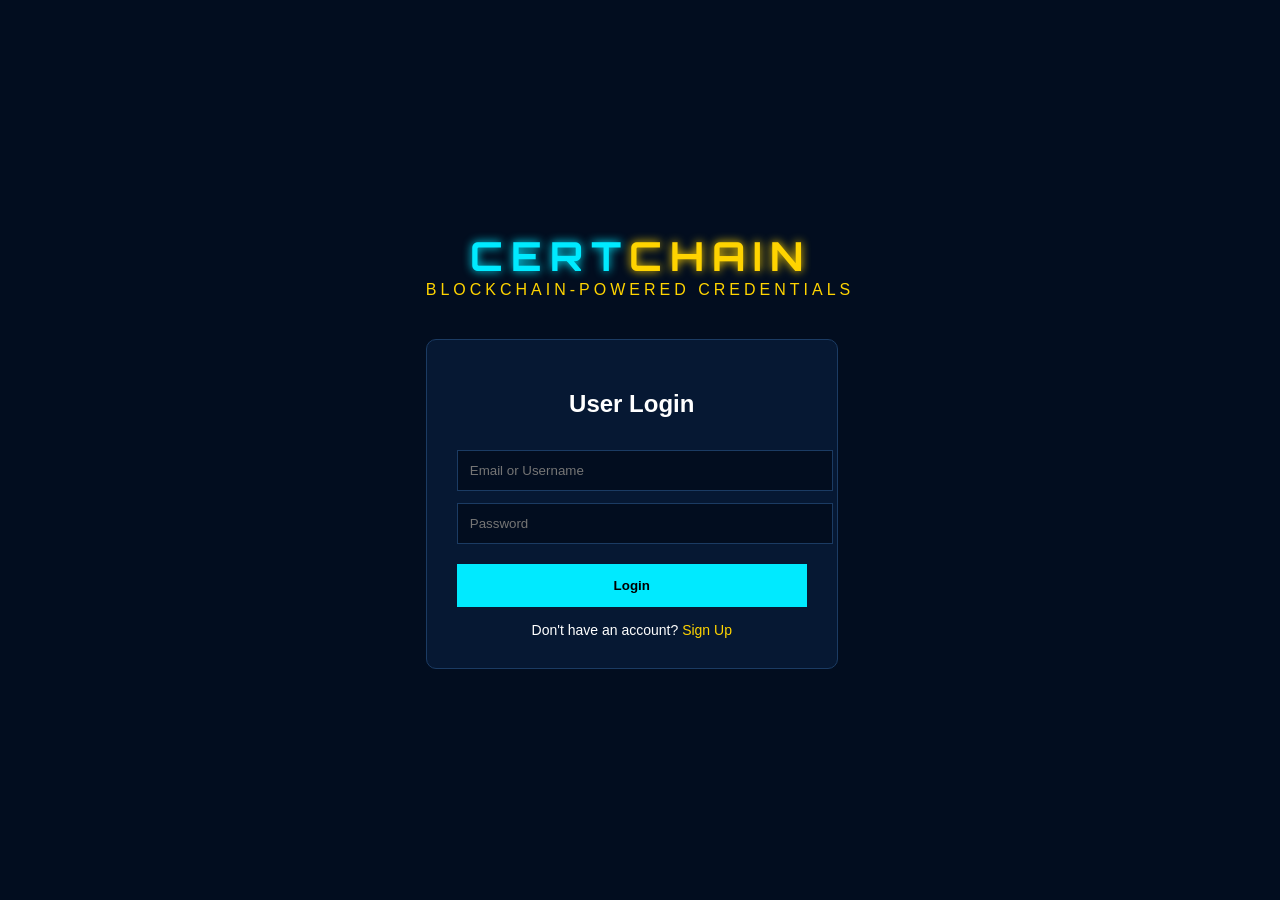
<file: login.html>
<!DOCTYPE html>
<html lang="en">
<head>
<meta charset="UTF-8">
<meta name="viewport" content="width=device-width, initial-scale=1.0">
<title>CertChain - Login</title>

<link href="https://fonts.googleapis.com/css2?family=Orbitron:wght@700&display=swap" rel="stylesheet">

<style>

body{
margin:0;
font-family:Arial, Helvetica, sans-serif;
background:#020d1f;
color:white;

display:flex;
justify-content:center;
align-items:center;

height:100vh;
}

.login-container{
text-align:center;
}

.title{
font-family:'Orbitron', sans-serif;
font-size:40px;
letter-spacing:8px;
font-weight:700;
}

.c1{
color:#00eaff;
text-shadow:0 0 10px #00eaff;
}

.c2{
color:#ffd400;
text-shadow:0 0 10px #ffd400;
}

.subtitle{
color:#ffd400;
letter-spacing:4px;
margin-bottom:40px;
}

.login-box{
width:350px;
padding:30px;

border:1px solid #1b3b63;
border-radius:10px;

background:#061833;
}

.login-box h2{
margin-bottom:20px;
}

input{
width:100%;
padding:12px;
margin-top:12px;

background:#020d1f;
border:1px solid #1b3b63;

color:white;
}

button{
width:100%;
padding:14px;
margin-top:20px;

background:#00eaff;

border:none;
font-weight:bold;
cursor:pointer;
}

button:hover{
background:#00c9d8;
}

.signup{
margin-top:15px;
font-size:14px;
}

.signup a{
color:#ffd400;
text-decoration:none;
}

</style>

</head>

<body>

<div class="login-container">

<div class="title">
<span class="c1">CERT</span><span class="c2">CHAIN</span>
</div>

<div class="subtitle">
BLOCKCHAIN-POWERED CREDENTIALS
</div>

<div class="login-box">

<h2>User Login</h2>

<form id="loginForm">
<input type="text" id="loginEmail" placeholder="Email or Username" required>
<input type="password" id="loginPassword" placeholder="Password" required>
<button type="submit">Login</button>
</form>

<div class="signup">
Don't have an account? <a href="user.html">Sign Up</a>
</div>

</div>
</div>

<script>

document.getElementById('loginForm').addEventListener('submit', function(event) {

event.preventDefault();

const emailInput = document.getElementById('loginEmail').value;
const passwordInput = document.getElementById('loginPassword').value;

if (!emailInput || !passwordInput) {
    alert("Please enter your username and password.");
    return;
}

alert("Login Successful!");
localStorage.setItem('certchainUser', JSON.stringify({ email: emailInput }));

window.location.href = 'upload.html';

});

</script>

</body>
</html>
</file>
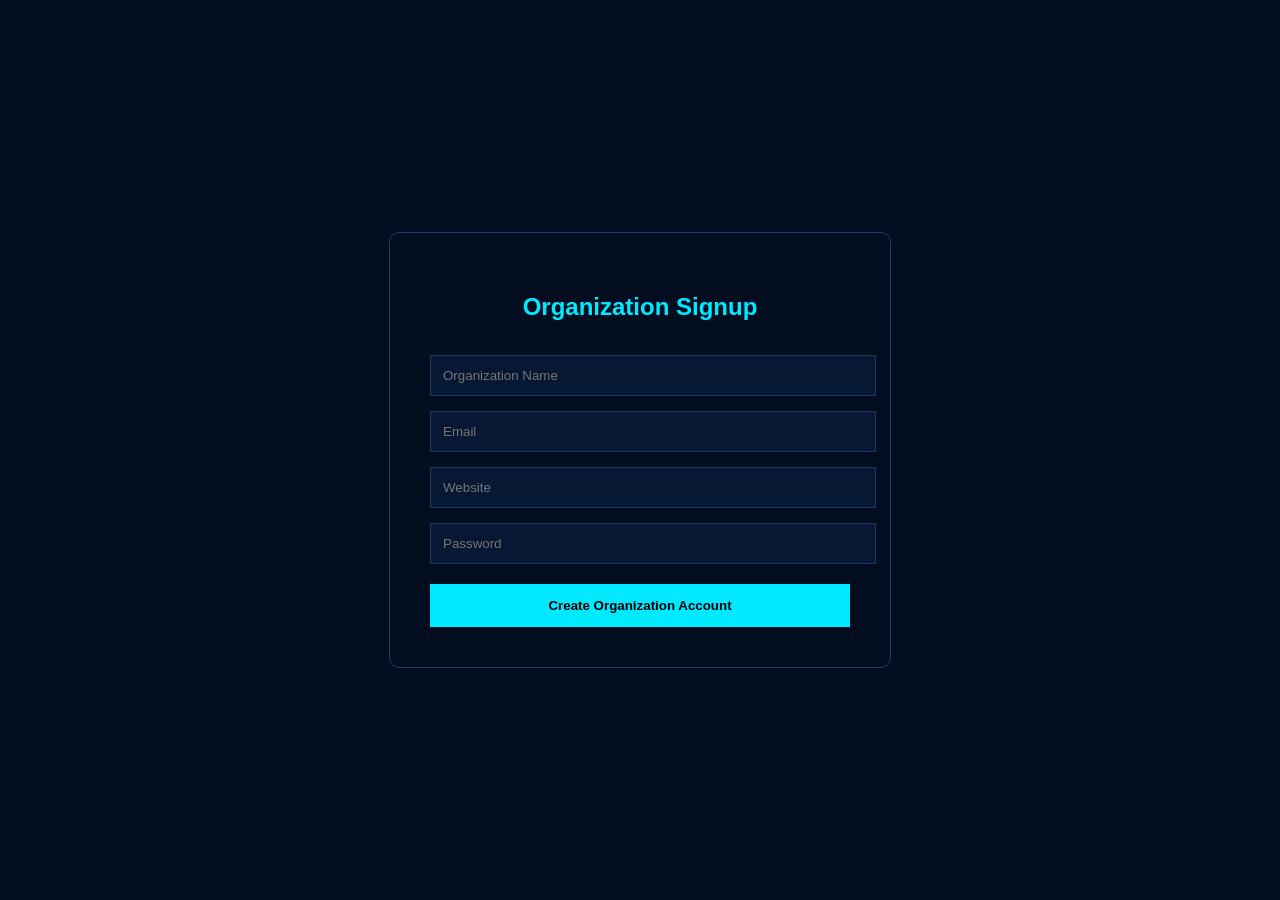
<file: org.html>
<!DOCTYPE html>
<html>

<head>
<title>Organization Signup</title>

<link rel="stylesheet" href="org.css">

</head>

<body>

<div class="signup-box">

<h2>Organization Signup</h2>

<input type="text" id="orgName" placeholder="Organization Name">

<input type="email" id="email" placeholder="Email">

<input type="text" id="website" placeholder="Website">

<input type="password" id="password" placeholder="Password">

<button onclick="createAccount()">Create Organization Account</button>

</div>

<script src="org.js"></script>

</body>
</html>
</file>
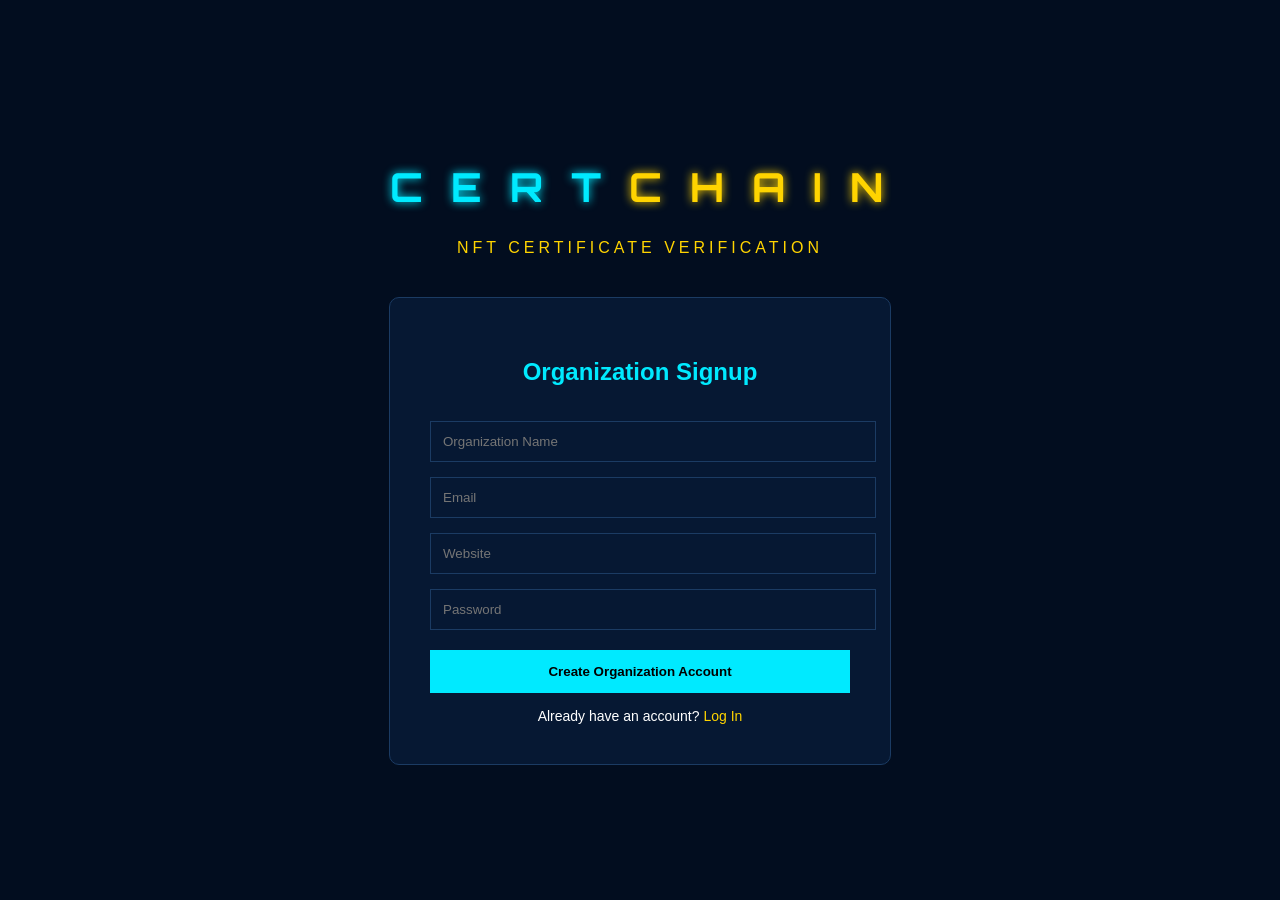
<file: signup.html>
<!DOCTYPE html>
<html>

<head>
<title>Organization Signup</title>

<link href="https://fonts.googleapis.com/css2?family=Orbitron:wght@700&display=swap" rel="stylesheet">

<style>

body{
    margin:0;
    font-family:Arial;
    background:#020d1f;
    color:white;
    display:flex;
    justify-content:center;
    align-items:center;
    height:100vh;
}

.login-container{
    text-align:center;
}

.title{
    font-family:'Orbitron', sans-serif;
    font-size:40px;
    letter-spacing:8px;
    font-weight:700;
}

.subtitle{
    color:#ffd400;
    letter-spacing:4px;
    margin-bottom:40px;
}

.c1{
    color:#00eaff;
    text-shadow:0 0 10px #00eaff;
}

.c2{
    color:#ffd400;
    text-shadow:0 0 10px #ffd400;
}

.signup-box{
    width:420px;
    padding:40px;
    border:1px solid #1b3b63;
    border-radius:10px;
    background:#061833;
}

h2{
    color:#00eaff;
    text-align:center;
}

input{
    width:100%;
    padding:12px;
    margin-top:15px;
    background:#061833;
    border:1px solid #1b3b63;
    color:white;
}

button{
    width:100%;
    padding:14px;
    margin-top:20px;
    background:#00eaff;
    border:none;
    font-weight:bold;
    cursor:pointer;
}

button:hover{
    background:#00c9d8;
}

.login-link{
    margin-top:15px;
    font-size:14px;
    text-align:center;
}

.login-link a{
    color:#ffd400;
    text-decoration:none;
}

</style>

</head>

<body>

<div class="login-container">

<h1 class="title">
<span class="c1">C</span>
<span class="c1">E</span>
<span class="c1">R</span>
<span class="c1">T</span>
<span class="c2">C</span>
<span class="c2">H</span>
<span class="c2">A</span>
<span class="c2">I</span>
<span class="c2">N</span>
</h1>

<p class="subtitle">NFT CERTIFICATE VERIFICATION</p>

<div class="signup-box">

<h2>Organization Signup</h2>

<input type="text" id="orgName" placeholder="Organization Name">

<input type="email" id="email" placeholder="Email">

<input type="text" id="website" placeholder="Website">

<input type="password" id="password" placeholder="Password">

<button onclick="createAccount()">Create Organization Account</button>

<div class="login-link">
Already have an account? <a href="login.html">Log In</a>
</div>

</div>
</div>

<script>
window.createAccount = async function(){

let orgName = document.getElementById("orgName").value;
let email = document.getElementById("email").value;
let website = document.getElementById("website").value;
let password = document.getElementById("password").value;

if(orgName === "" || email === "" || website === "" || password === ""){
    alert("Please fill all fields");
    return;
}

try {

const resp = await fetch('http://localhost:3000/api/org', {
method: 'POST',
headers: { 'Content-Type': 'application/json' },
body: JSON.stringify({ orgName, email, website, password })
});

const data = await resp.json();

if (!resp.ok) {
throw new Error(data && data.error ? data.error : 'Server error');
}

alert('Organization account created successfully!');
console.log('Created org id:', data.id);
window.location.href = 'login.html'; // Redirect to login page

} catch (err) {

console.error('Error creating org:', err);
alert('Failed to create organization: ' + err.message);

}

};
</script>

</body>
</html>
</file>
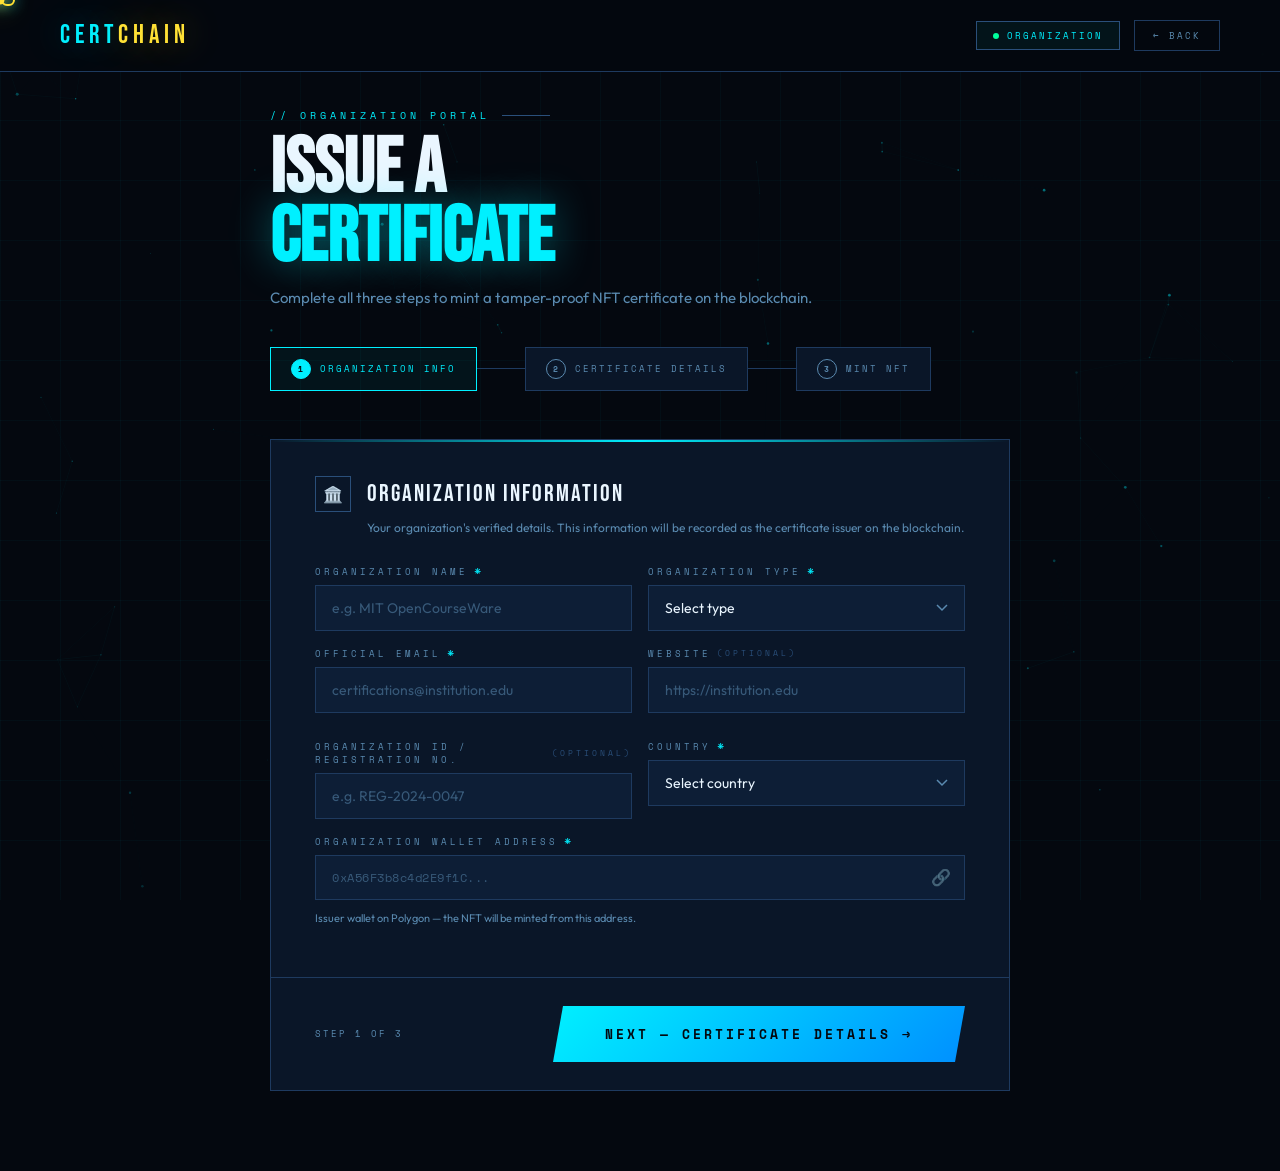
<file: upload (2).html>
<!DOCTYPE html>
<html lang="en">
<head>
<meta charset="UTF-8">
<meta name="viewport" content="width=device-width, initial-scale=1.0">
<title>CertChain — Issue Certificate</title>
<link href="https://fonts.googleapis.com/css2?family=Bebas+Neue&family=Space+Mono:wght@400;700&family=Outfit:wght@300;400;500;600&display=swap" rel="stylesheet">
<style>
/* ═══════════════════════════════════
   ROOT
═══════════════════════════════════ */
:root {
  --bg:       #04080f;
  --surface:  #0a1628;
  --surface2: #0d1e36;
  --border:   #1e3a5f;
  --border2:  #2a4f7a;
  --cyan:     #00f0ff;
  --cyan-dim: rgba(0,240,255,0.10);
  --gold:     #ffe135;
  --green:    #00ff9d;
  --purple:   #bf5fff;
  --red:      #ff4466;
  --text:     #eaf6ff;
  --muted:    #5a8ab0;
  --glow-c:   0 0 36px rgba(0,240,255,0.38);
  --glow-g:   0 0 36px rgba(255,225,53,0.42);
}
*, *::before, *::after { box-sizing:border-box; margin:0; padding:0; }
html { scroll-behavior:smooth; }
body {
  background:var(--bg); color:var(--text);
  font-family:'Outfit',sans-serif;
  overflow-x:hidden; cursor:none; min-height:100vh;
}

/* ═══════════════════════════════════
   CURSOR
═══════════════════════════════════ */
#cur-outer {
  position:fixed; pointer-events:none; z-index:9999;
  width:34px; height:34px; left:0; top:0;
  transform:translate(-50%,-50%); transition:transform .22s;
}
#cur-outer svg {
  width:34px; height:34px;
  animation:spinChain 2.8s linear infinite;
  filter:drop-shadow(0 0 7px var(--cyan));
}
#cur-inner {
  position:fixed; pointer-events:none; z-index:10000;
  width:9px; height:9px; background:var(--gold); border-radius:50%;
  transform:translate(-50%,-50%);
  box-shadow:0 0 14px var(--gold),0 0 28px var(--gold);
  transition:width .12s,height .12s,background .15s;
}
.spark {
  position:fixed; pointer-events:none; z-index:9997;
  border-radius:50%; transform:translate(-50%,-50%);
  animation:sparkOut .65s ease-out forwards;
}
@keyframes spinChain { to { transform:rotate(360deg); } }
@keyframes sparkOut {
  0%   { opacity:1; transform:translate(-50%,-50%) scale(1); }
  100% { opacity:0; transform:translate(calc(-50% + var(--tx)),calc(-50% + var(--ty))) scale(0); }
}
::-webkit-scrollbar{width:3px}
::-webkit-scrollbar-track{background:var(--bg)}
::-webkit-scrollbar-thumb{background:var(--cyan);border-radius:2px}

/* ═══════════════════════════════════
   CANVAS + GRID
═══════════════════════════════════ */
#bg { position:fixed; inset:0; z-index:0; }
.grid-overlay {
  position:fixed; inset:0; z-index:0; pointer-events:none;
  background-image:
    linear-gradient(rgba(0,240,255,0.03) 1px,transparent 1px),
    linear-gradient(90deg,rgba(0,240,255,0.03) 1px,transparent 1px);
  background-size:60px 60px;
  animation:gridDrift 20s linear infinite;
}
@keyframes gridDrift{from{background-position:0 0}to{background-position:60px 60px}}

/* ═══════════════════════════════════
   NAV
═══════════════════════════════════ */
nav {
  position:fixed; inset:0 0 auto 0; z-index:100;
  display:flex; align-items:center; justify-content:space-between;
  padding:20px 60px;
  background:rgba(4,8,15,0.93);
  backdrop-filter:blur(22px);
  border-bottom:1px solid var(--border);
}
.logo {
  font-family:'Bebas Neue',sans-serif; font-size:26px;
  letter-spacing:5px; color:var(--cyan); text-decoration:none;
  text-shadow:var(--glow-c); animation:logoPulse 3s ease-in-out infinite;
}
.logo span { color:var(--gold); text-shadow:var(--glow-g); }
@keyframes logoPulse {
  0%,100%{text-shadow:var(--glow-c)}
  50%{text-shadow:0 0 70px rgba(0,240,255,.7),0 0 140px rgba(0,240,255,.3)}
}
.nav-right { display:flex; align-items:center; gap:14px; }
.org-badge {
  display:flex; align-items:center; gap:8px;
  font-family:'Space Mono',monospace; font-size:9px;
  letter-spacing:2px; text-transform:uppercase;
  padding:7px 16px; border:1px solid var(--border2);
  color:var(--cyan); background:rgba(0,240,255,.05);
}
.org-dot { width:6px; height:6px; background:var(--green); border-radius:50%; animation:blink 1.4s infinite; }
@keyframes blink{0%,100%{opacity:1}50%{opacity:.2}}
.btn-nav {
  font-family:'Space Mono',monospace; font-size:9px;
  letter-spacing:2px; text-transform:uppercase;
  padding:8px 18px; background:transparent;
  border:1px solid var(--border); color:var(--muted); cursor:none;
  transition:border-color .2s,color .2s;
}
.btn-nav:hover { border-color:var(--cyan); color:var(--cyan); }

/* ═══════════════════════════════════
   PAGE WRAPPER
═══════════════════════════════════ */
.page {
  position:relative; z-index:1;
  padding:108px 60px 80px;
  max-width:860px; margin:0 auto;
}

/* ═══════════════════════════════════
   PAGE HEADER
═══════════════════════════════════ */
.page-header {
  margin-bottom:48px;
  animation:slideDown .8s .1s cubic-bezier(.22,1,.36,1) both;
}
@keyframes slideDown{from{opacity:0;transform:translateY(-20px)}to{opacity:1;transform:none}}
.page-eyebrow {
  font-family:'Space Mono',monospace; font-size:10px;
  letter-spacing:4px; text-transform:uppercase;
  color:var(--cyan); margin-bottom:12px;
  display:flex; align-items:center; gap:12px;
}
.ey-line { width:48px; height:1px; background:var(--border2); }
.page-title {
  font-family:'Bebas Neue',sans-serif;
  font-size:clamp(50px,6vw,84px); line-height:.9;
  margin-bottom:12px;
}
.page-title em { font-style:normal; color:var(--cyan); text-shadow:0 0 40px rgba(0,240,255,.4); }
.page-sub { font-size:15px; color:var(--muted); line-height:1.7; max-width:560px; }

/* ═══════════════════════════════════
   PROGRESS BAR
═══════════════════════════════════ */
.progress-bar {
  display:flex; align-items:center; gap:0;
  margin-top:36px;
  animation:slideDown .8s .2s cubic-bezier(.22,1,.36,1) both;
}
.prog-step {
  display:flex; align-items:center; gap:9px;
  font-family:'Space Mono',monospace; font-size:9px;
  letter-spacing:2px; text-transform:uppercase; color:var(--muted);
  padding:11px 20px; border:1px solid var(--border); background:var(--surface);
  transition:border-color .4s,color .4s,background .4s;
  white-space:nowrap;
}
.prog-step.done   { border-color:var(--green); color:var(--green); }
.prog-step.active { border-color:var(--cyan);  color:var(--cyan);  background:rgba(0,240,255,.05); }
.prog-num {
  width:20px; height:20px; border-radius:50%; border:1px solid currentColor;
  display:flex; align-items:center; justify-content:center;
  font-size:8px; font-weight:700; flex-shrink:0;
  transition:background .4s,border-color .4s,color .4s;
}
.prog-step.done   .prog-num { background:var(--green); border-color:var(--green); color:var(--bg); }
.prog-step.active .prog-num { background:var(--cyan);  border-color:var(--cyan);  color:var(--bg); animation:numPulse 1.5s infinite; }
@keyframes numPulse{0%,100%{box-shadow:0 0 0 0 rgba(0,240,255,.4)}50%{box-shadow:0 0 0 7px rgba(0,240,255,0)}}
.prog-line { height:1px; flex:1; max-width:48px; background:var(--border); transition:background .4s; }
.prog-line.done { background:var(--green); }

/* ═══════════════════════════════════
   STEPS WRAPPER  (one shown at a time)
═══════════════════════════════════ */
.steps-wrapper { animation:fadeUp .7s .35s both; }
@keyframes fadeUp{from{opacity:0;transform:translateY(22px)}to{opacity:1;transform:none}}

.step-panel {
  display:none;
  background:var(--surface);
  border:1px solid var(--border);
  position:relative; overflow:hidden;
}
.step-panel.active { display:block; animation:panelIn .55s cubic-bezier(.22,1,.36,1) both; }
@keyframes panelIn{from{opacity:0;transform:translateY(16px)}to{opacity:1;transform:none}}

/* animated top line */
.step-panel::before {
  content:''; position:absolute; top:0; left:0; right:0; height:2px;
}
#step1.step-panel::before { background:linear-gradient(90deg,transparent,var(--cyan),transparent); animation:scanShift 3.5s ease-in-out infinite; }
#step2.step-panel::before { background:linear-gradient(90deg,transparent,var(--gold),transparent);  animation:scanShift 3.5s ease-in-out infinite; }
#step3.step-panel::before { background:linear-gradient(90deg,transparent,var(--green),transparent); animation:scanShift 3.5s ease-in-out infinite; }
@keyframes scanShift{0%,100%{opacity:.3}50%{opacity:1}}

/* ─── Section header inside panel ─── */
.sec-head {
  padding:36px 44px 0;
  display:flex; align-items:center; gap:16px;
  margin-bottom:6px;
}
.sec-icon {
  width:36px; height:36px; border:1px solid var(--border2);
  display:flex; align-items:center; justify-content:center;
  font-size:16px; flex-shrink:0;
}
.sec-title { font-family:'Bebas Neue',sans-serif; font-size:24px; letter-spacing:2px; color:var(--text); }
.sec-sub   { font-size:12px; color:var(--muted); padding:0 44px 28px 96px; line-height:1.6; }

/* ═══════════════════════════════════
   FORM FIELDS
═══════════════════════════════════ */
.form-body { padding:0 44px 36px; }

.row       { display:grid; grid-template-columns:1fr 1fr;     gap:16px; margin-bottom:16px; }
.row.one   { grid-template-columns:1fr; }
.row.three { grid-template-columns:1fr 1fr 1fr; }

.field { display:flex; flex-direction:column; gap:7px; }
.field label {
  font-family:'Space Mono',monospace; font-size:9px;
  letter-spacing:3px; text-transform:uppercase; color:var(--muted);
  display:flex; align-items:center; gap:6px;
}
.req { color:var(--cyan); font-size:12px; line-height:1; }
.opt { color:var(--border2); font-size:8px; }

.field input,
.field select,
.field textarea {
  background:var(--surface2); border:1px solid var(--border);
  color:var(--text); font-family:'Outfit',sans-serif; font-size:14px;
  padding:13px 16px; outline:none; cursor:none; width:100%;
  transition:border-color .2s,box-shadow .2s,background .2s;
  appearance:none;
}
.field input::placeholder,
.field textarea::placeholder { color:var(--muted); opacity:.55; }
.field input:focus,
.field select:focus,
.field textarea:focus {
  border-color:var(--cyan);
  box-shadow:0 0 0 3px rgba(0,240,255,.09);
  background:rgba(13,30,54,.9);
}
.field input.valid   { border-color:var(--green); }
.field input.invalid { border-color:var(--red); }
.field select {
  background-image:url("data:image/svg+xml,%3Csvg xmlns='http://www.w3.org/2000/svg' width='12' height='8' fill='none'%3E%3Cpath d='M1 1l5 5 5-5' stroke='%235a8ab0' stroke-width='1.5'/%3E%3C/svg%3E");
  background-repeat:no-repeat; background-position:right 16px center;
  background-color:var(--surface2); padding-right:40px;
}
.field select option { background:var(--surface2); }
.field textarea { resize:vertical; min-height:96px; line-height:1.65; }
.hint       { font-size:11px; color:var(--muted); margin-top:4px; }
.hint.ok    { color:var(--green); }
.hint.error { color:var(--red); }

/* wallet input */
.wallet-wrap { position:relative; }
.wallet-wrap input { font-family:'Space Mono',monospace; font-size:12px; letter-spacing:.5px; padding-right:44px; }
.w-icon { position:absolute; right:14px; top:50%; transform:translateY(-50%); font-size:16px; opacity:.45; pointer-events:none; }

/* ═══════════════════════════════════
   TAG INPUT  (step 2)
═══════════════════════════════════ */
.tags-wrap {
  background:var(--surface2); border:1px solid var(--border);
  min-height:48px; padding:8px 10px;
  display:flex; flex-wrap:wrap; gap:7px; align-items:center;
  cursor:none; transition:border-color .2s,box-shadow .2s;
}
.tags-wrap:focus-within { border-color:var(--cyan); box-shadow:0 0 0 3px rgba(0,240,255,.09); }
.tag-chip {
  display:flex; align-items:center; gap:6px;
  background:rgba(0,240,255,.1); border:1px solid rgba(0,240,255,.25);
  color:var(--cyan); font-family:'Space Mono',monospace;
  font-size:10px; letter-spacing:1px; padding:4px 10px;
  animation:chipPop .25s cubic-bezier(.22,1,.36,1) both;
}
@keyframes chipPop{from{opacity:0;transform:scale(.8)}to{opacity:1;transform:none}}
.tag-chip button { background:none; border:none; color:var(--cyan); cursor:none; font-size:13px; line-height:1; padding:0; opacity:.6; transition:opacity .15s; }
.tag-chip button:hover { opacity:1; }
.tag-input { background:none; border:none; outline:none; color:var(--text); font-family:'Outfit',sans-serif; font-size:13px; min-width:130px; flex:1; padding:4px 6px; cursor:none; }
.tag-input::placeholder { color:var(--muted); opacity:.5; }

/* ═══════════════════════════════════
   FILE UPLOAD  (step 2)
═══════════════════════════════════ */
.upload-zone {
  border:2px dashed var(--border2); background:rgba(13,30,54,.5);
  padding:50px 32px; text-align:center;
  transition:border-color .3s,background .3s,transform .2s;
  position:relative; overflow:hidden; cursor:none; margin-bottom:14px;
}
.upload-zone:hover,.upload-zone.drag-over { border-color:var(--cyan); background:rgba(0,240,255,.04); transform:scale(1.005); }
.upload-zone.has-file { border-style:solid; border-color:var(--green); background:rgba(0,255,157,.03); }
.upload-zone::before {
  content:''; position:absolute; top:-60%; left:-60%; width:220%; height:220%;
  background:conic-gradient(transparent 0deg,rgba(0,240,255,.04) 60deg,transparent 120deg);
  animation:rotateBg 9s linear infinite; pointer-events:none;
}
.upload-zone.has-file::before { display:none; }
@keyframes rotateBg{to{transform:rotate(360deg)}}
.uz-icon  { font-size:40px; display:block; margin-bottom:12px; }
.uz-title { font-family:'Bebas Neue',sans-serif; font-size:22px; letter-spacing:2px; color:var(--text); margin-bottom:8px; }
.uz-sub   { font-size:13px; color:var(--muted); line-height:1.7; margin-bottom:20px; }
.uz-btn {
  font-family:'Space Mono',monospace; font-size:10px;
  letter-spacing:2px; text-transform:uppercase;
  padding:11px 28px; background:transparent;
  border:1px solid var(--cyan); color:var(--cyan); cursor:none;
  transition:background .2s,box-shadow .2s;
}
.uz-btn:hover { background:var(--cyan-dim); box-shadow:var(--glow-c); }
.uz-rules { display:flex; justify-content:center; gap:20px; margin-top:16px; flex-wrap:wrap; }
.uz-rule {
  font-family:'Space Mono',monospace; font-size:8px;
  letter-spacing:2px; text-transform:uppercase; color:var(--muted);
  display:flex; align-items:center; gap:7px;
}
.uz-rule::before { content:''; width:4px; height:4px; border-radius:50%; background:var(--border2); flex-shrink:0; }

.file-preview {
  display:none; align-items:center; justify-content:space-between;
  background:rgba(0,255,157,.04); border:1px solid var(--green);
  padding:14px 20px; margin-bottom:14px;
}
.file-preview.show { display:flex; animation:fadeUp .4s both; }
.fp-left { display:flex; align-items:center; gap:14px; }
.fp-icon { font-size:22px; }
.fp-name { font-family:'Space Mono',monospace; font-size:11px; color:var(--green); }
.fp-size { font-size:11px; color:var(--muted); margin-top:3px; }
.fp-remove {
  font-family:'Space Mono',monospace; font-size:9px;
  letter-spacing:1px; text-transform:uppercase; padding:7px 14px;
  background:transparent; border:1px solid var(--border); color:var(--muted); cursor:none;
  transition:border-color .2s,color .2s;
}
.fp-remove:hover { border-color:var(--red); color:var(--red); }

.ipfs-badge {
  display:flex; align-items:center; gap:10px;
  padding:11px 16px; margin-top:10px;
  background:rgba(191,95,255,.06); border:1px solid rgba(191,95,255,.22);
  font-family:'Space Mono',monospace; font-size:9px;
  letter-spacing:2px; text-transform:uppercase; color:var(--purple);
}
.ipfs-dot { width:6px; height:6px; border-radius:50%; background:var(--purple); animation:blink 2s infinite; flex-shrink:0; }

/* ═══════════════════════════════════
   STEP 3 — MINT NFT
═══════════════════════════════════ */
.mint-body { padding:0 44px 36px; }

/* summary review card */
.review-card {
  background:var(--surface2); border:1px solid var(--border);
  padding:28px; position:relative; overflow:hidden;
  margin-bottom:24px;
}
.review-card::before {
  content:''; position:absolute; top:0; left:0; right:0; height:2px;
  background:linear-gradient(90deg,var(--cyan),var(--purple),var(--gold));
}
/* scan line on review card */
.review-card::after {
  content:''; position:absolute; left:0; right:0; height:1px;
  background:linear-gradient(90deg,transparent,rgba(0,240,255,.35),transparent);
  animation:scanCard 4s linear infinite;
}
@keyframes scanCard{from{top:0;opacity:.6}to{top:100%;opacity:0}}

.rc-title { font-family:'Bebas Neue',sans-serif; font-size:14px; letter-spacing:3px; text-transform:uppercase; color:var(--muted); margin-bottom:18px; }
.rc-grid  { display:grid; grid-template-columns:1fr 1fr; gap:16px; }
.rc-field label {
  font-family:'Space Mono',monospace; font-size:8px;
  letter-spacing:2px; text-transform:uppercase; color:var(--muted);
  display:block; margin-bottom:4px;
}
.rc-field span { font-size:13px; color:var(--text); font-weight:500; }
.rc-field span.mono { font-family:'Space Mono',monospace; font-size:11px; color:var(--cyan); }
.rc-tags  { margin-top:16px; padding-top:16px; border-top:1px solid var(--border); }
.rc-tag-list { display:flex; flex-wrap:wrap; gap:7px; margin-top:8px; }
.rc-tag {
  font-family:'Space Mono',monospace; font-size:9px; letter-spacing:1px;
  padding:4px 10px; border:1px solid rgba(0,240,255,.25);
  color:var(--cyan); background:rgba(0,240,255,.07);
}

/* NFT details box */
.nft-details {
  background:rgba(0,240,255,.03); border:1px solid rgba(0,240,255,.15);
  padding:24px 28px; margin-bottom:24px;
}
.nd-title { font-family:'Bebas Neue',sans-serif; font-size:20px; letter-spacing:2px; color:var(--cyan); margin-bottom:18px; display:flex; align-items:center; gap:10px; }
.nd-row   { display:grid; grid-template-columns:1fr 1fr; gap:14px; }
.nd-item  { display:flex; flex-direction:column; gap:5px; }
.nd-item label { font-family:'Space Mono',monospace; font-size:8px; letter-spacing:2px; text-transform:uppercase; color:var(--muted); }
.nd-item span  { font-size:13px; color:var(--text); }
.nd-item span.accent { color:var(--gold); font-weight:600; }

/* wallet confirm */
.wallet-confirm {
  background:rgba(255,225,53,.04); border:1px solid rgba(255,225,53,.2);
  padding:20px 24px; margin-bottom:24px;
  display:flex; align-items:flex-start; gap:14px;
}
.wc-icon { font-size:22px; flex-shrink:0; }
.wc-label { font-family:'Space Mono',monospace; font-size:9px; letter-spacing:2px; text-transform:uppercase; color:var(--gold); margin-bottom:6px; }
.wc-address { font-family:'Space Mono',monospace; font-size:11px; color:var(--text); word-break:break-all; line-height:1.6; }
.wc-note { font-size:12px; color:var(--muted); margin-top:6px; line-height:1.5; }

/* step nav buttons */
.step-nav {
  padding:28px 44px;
  display:flex; justify-content:space-between; align-items:center;
  border-top:1px solid var(--border);
  gap:16px;
}
.btn-back-step {
  font-family:'Space Mono',monospace; font-size:11px;
  letter-spacing:2px; text-transform:uppercase;
  padding:16px 32px; background:transparent;
  border:1px solid var(--border); color:var(--muted); cursor:none;
  transition:border-color .2s,color .2s;
}
.btn-back-step:hover { border-color:var(--muted); color:var(--text); }

.btn-next {
  font-family:'Space Mono',monospace; font-size:13px;
  letter-spacing:3px; text-transform:uppercase;
  padding:18px 52px; cursor:none; font-weight:700;
  background:linear-gradient(135deg,var(--cyan),#0090ff);
  color:var(--bg); border:none;
  position:relative; overflow:hidden;
  clip-path:polygon(10px 0%,100% 0%,calc(100% - 10px) 100%,0% 100%);
  transition:box-shadow .3s,transform .2s;
}
.btn-next::before {
  content:''; position:absolute; inset:0;
  background:rgba(255,255,255,.18); transform:translateX(-100%);
  transition:transform .4s cubic-bezier(.22,1,.36,1);
}
.btn-next:hover::before { transform:translateX(0); }
.btn-next:hover { box-shadow:0 0 60px rgba(0,240,255,.55); transform:translateY(-2px); }
.btn-next::after {
  content:''; position:absolute; top:0; left:-60%;
  width:35%; height:100%;
  background:linear-gradient(90deg,transparent,rgba(255,255,255,.22),transparent);
  animation:shimmer 2.5s infinite;
}
@keyframes shimmer{to{left:140%}}

.btn-mint {
  font-family:'Space Mono',monospace; font-size:13px;
  letter-spacing:3px; text-transform:uppercase;
  padding:18px 52px; cursor:none; font-weight:700;
  background:linear-gradient(135deg,var(--green),#00c070);
  color:var(--bg); border:none;
  position:relative; overflow:hidden;
  clip-path:polygon(10px 0%,100% 0%,calc(100% - 10px) 100%,0% 100%);
  transition:box-shadow .3s,transform .2s;
}
.btn-mint::before {
  content:''; position:absolute; inset:0;
  background:rgba(255,255,255,.18); transform:translateX(-100%);
  transition:transform .4s cubic-bezier(.22,1,.36,1);
}
.btn-mint:hover::before { transform:translateX(0); }
.btn-mint:hover { box-shadow:0 0 60px rgba(0,255,157,.5); transform:translateY(-2px); }
.btn-mint::after {
  content:''; position:absolute; top:0; left:-60%;
  width:35%; height:100%;
  background:linear-gradient(90deg,transparent,rgba(255,255,255,.22),transparent);
  animation:shimmer 2.5s infinite;
}

/* immutable warning */
.immutable-warn {
  display:flex; align-items:flex-start; gap:10px;
  margin-top:18px; padding:14px 16px;
  background:rgba(255,225,53,.04); border:1px solid rgba(255,225,53,.18);
}
.iw-text { font-size:11px; color:#9ab8cc; line-height:1.65; }
.iw-text strong { color:var(--gold); }

/* ═══════════════════════════════════
   SUCCESS MODAL
═══════════════════════════════════ */
.modal-overlay {
  position:fixed; inset:0; z-index:1000;
  background:rgba(4,8,15,.92); backdrop-filter:blur(14px);
  display:none; align-items:center; justify-content:center; padding:40px;
}
.modal-overlay.show { display:flex; animation:fadeUp .4s both; }
.modal {
  background:var(--surface); border:1px solid var(--border);
  padding:52px 44px; text-align:center; max-width:540px; width:100%;
  position:relative; overflow:hidden;
  animation:modalPop .5s cubic-bezier(.22,1,.36,1) both;
}
.modal::before { content:''; position:absolute; top:0; left:0; right:0; height:3px; background:linear-gradient(90deg,var(--cyan),var(--green),var(--gold)); }
@keyframes modalPop{from{opacity:0;transform:scale(.92) translateY(20px)}to{opacity:1;transform:none}}
.modal-emoji  { font-size:54px; margin-bottom:16px; display:block; animation:iconBounce .6s .2s cubic-bezier(.22,1,.36,1) both; }
@keyframes iconBounce{from{transform:scale(0) rotate(-20deg)}to{transform:none}}
.modal-title  { font-family:'Bebas Neue',sans-serif; font-size:46px; letter-spacing:2px; color:var(--green); text-shadow:0 0 40px rgba(0,255,157,.4); margin-bottom:10px; }
.modal-sub    { font-size:14px; color:var(--muted); line-height:1.7; margin-bottom:24px; }
.modal-data {
  font-family:'Space Mono',monospace; font-size:10px; color:var(--cyan);
  background:rgba(0,240,255,.05); border:1px solid rgba(0,240,255,.18);
  padding:14px 16px; text-align:left; margin-bottom:24px; line-height:1.8;
}
.modal-data label { display:block; font-size:8px; letter-spacing:2px; text-transform:uppercase; color:var(--muted); margin-bottom:3px; margin-top:10px; }
.modal-data label:first-child { margin-top:0; }
.modal-actions { display:flex; gap:12px; justify-content:center; }
.mbtn-p {
  font-family:'Space Mono',monospace; font-size:11px; letter-spacing:2px; text-transform:uppercase;
  padding:14px 32px; background:var(--cyan); color:var(--bg);
  border:none; cursor:none; font-weight:700; transition:box-shadow .2s,transform .2s;
}
.mbtn-p:hover { box-shadow:var(--glow-c); transform:translateY(-1px); }
.mbtn-s {
  font-family:'Space Mono',monospace; font-size:11px; letter-spacing:2px; text-transform:uppercase;
  padding:14px 32px; background:transparent; color:var(--muted);
  border:1px solid var(--border); cursor:none; transition:border-color .2s,color .2s;
}
.mbtn-s:hover { border-color:var(--muted); color:var(--text); }

/* ═══════════════════════════════════
   RESPONSIVE
═══════════════════════════════════ */
@media(max-width:900px){
  nav { padding:16px 24px; }
  .page { padding:92px 24px 60px; }
  .row.three { grid-template-columns:1fr 1fr; }
  .rc-grid,.nd-row { grid-template-columns:1fr; }
  .form-body,.mint-body,.sec-sub { padding-left:24px; padding-right:24px; }
  .sec-head { padding:28px 24px 0; }
  .step-nav { padding:24px; }
}
@media(max-width:560px){
  .row,.row.three { grid-template-columns:1fr; }
  .progress-bar { overflow-x:auto; }
  .btn-next,.btn-mint { padding:16px 28px; font-size:11px; }
}
</style>
</head>
<body>

<!-- CURSOR -->
<div id="cur-outer">
  <svg viewBox="0 0 34 34" fill="none" xmlns="http://www.w3.org/2000/svg">
    <rect x="3"  y="12" width="12" height="10" rx="5" stroke="#00f0ff" stroke-width="2"/>
    <rect x="19" y="12" width="12" height="10" rx="5" stroke="#ffe135" stroke-width="2"/>
    <line x1="15" y1="17" x2="19" y2="17" stroke="#00ff9d" stroke-width="2.2"/>
  </svg>
</div>
<div id="cur-inner"></div>

<canvas id="bg"></canvas>
<div class="grid-overlay"></div>

<!-- SUCCESS MODAL -->
<div class="modal-overlay" id="successModal">
  <div class="modal">
    <span class="modal-emoji">🎉</span>
    <div class="modal-title">NFT MINTED!</div>
    <p class="modal-sub">
      Certificate successfully minted as an NFT on Polygon.<br>
      The student will receive it in their wallet shortly.
    </p>
    <div class="modal-data">
      <label>NFT Token ID</label>
      <span id="mToken">—</span>
      <label>IPFS Hash</label>
      <span id="mIpfs">—</span>
      <label>Transaction Hash</label>
      <span id="mTx">—</span>
      <label>Sent To (Recipient Wallet)</label>
      <span id="mRecipient" style="color:var(--gold)">—</span>
    </div>
    <div class="modal-actions">
      <button class="mbtn-p" onclick="resetAll()">Issue Another</button>
      <button class="mbtn-s" onclick="closeModal()">View Dashboard</button>
    </div>
  </div>
</div>

<!-- NAV -->
<nav>
  <a href="index.html" class="logo">CERT<span>CHAIN</span></a>
  <div class="nav-right">
    <div class="org-badge"><div class="org-dot"></div><span id="orgNameNav">Organization</span></div>
    <button class="btn-nav">← Back</button>
  </div>
</nav>

<!-- PAGE -->
<div class="page">

  <!-- HEADER -->
  <div class="page-header">
    <div class="page-eyebrow"><span>// Organization Portal</span><div class="ey-line"></div></div>
    <h1 class="page-title">ISSUE A<br><em>CERTIFICATE</em></h1>
    <p class="page-sub">Complete all three steps to mint a tamper-proof NFT certificate on the blockchain.</p>

    <div class="progress-bar">
      <div class="prog-step active" id="prog1"><div class="prog-num">1</div><span>Organization Info</span></div>
      <div class="prog-line" id="line1"></div>
      <div class="prog-step" id="prog2"><div class="prog-num">2</div><span>Certificate Details</span></div>
      <div class="prog-line" id="line2"></div>
      <div class="prog-step" id="prog3"><div class="prog-num">3</div><span>Mint NFT</span></div>
    </div>
  </div>

  <div class="steps-wrapper">

    <!-- ══════════════════════════════
         STEP 1 — ORGANIZATION INFO
    ══════════════════════════════ -->
    <div class="step-panel active" id="step1">

      <div class="sec-head">
        <div class="sec-icon">🏛️</div>
        <div class="sec-title">Organization Information</div>
      </div>
      <p class="sec-sub">Your organization's verified details. This information will be recorded as the certificate issuer on the blockchain.</p>

      <div class="form-body">

        <div class="row">
          <div class="field">
            <label>Organization Name <span class="req">*</span></label>
            <input type="text" id="orgName" placeholder="e.g. MIT OpenCourseWare" oninput="document.getElementById('orgNameNav').textContent=this.value||'Organization'">
          </div>
          <div class="field">
            <label>Organization Type <span class="req">*</span></label>
            <select id="orgType">
              <option value="" disabled selected>Select type</option>
              <option>University / College</option>
              <option>Online Learning Platform</option>
              <option>Bootcamp / Training Center</option>
              <option>Corporate / Company</option>
              <option>Government Body</option>
              <option>NGO / Non-Profit</option>
              <option>Other</option>
            </select>
          </div>
        </div>

        <div class="row">
          <div class="field">
            <label>Official Email <span class="req">*</span></label>
            <input type="email" id="orgEmail" placeholder="certifications@institution.edu" oninput="validateEmail(this,'emailHint')">
            <span class="hint" id="emailHint"></span>
          </div>
          <div class="field">
            <label>Website <span class="opt">(optional)</span></label>
            <input type="url" id="orgWebsite" placeholder="https://institution.edu">
          </div>
        </div>

        <div class="row">
          <div class="field">
            <label>Organization ID / Registration No. <span class="opt">(optional)</span></label>
            <input type="text" id="orgRegNo" placeholder="e.g. REG-2024-0047">
          </div>
          <div class="field">
            <label>Country <span class="req">*</span></label>
            <select id="orgCountry">
              <option value="" disabled selected>Select country</option>
              <option>India</option>
              <option>United States</option>
              <option>United Kingdom</option>
              <option>Germany</option>
              <option>Australia</option>
              <option>Canada</option>
              <option>Other</option>
            </select>
          </div>
        </div>

        <div class="row one">
          <div class="field">
            <label>Organization Wallet Address <span class="req">*</span></label>
            <div class="wallet-wrap">
              <input type="text" id="orgWallet" placeholder="0xA56F3b8c4d2E9f1C..." oninput="validateWallet(this,'walletHint')">
              <span class="w-icon">🔗</span>
            </div>
            <span class="hint" id="walletHint">Issuer wallet on Polygon — the NFT will be minted from this address.</span>
          </div>
        </div>

      </div>

      <div class="step-nav">
        <span style="font-family:'Space Mono',monospace;font-size:9px;letter-spacing:2px;color:var(--muted);text-transform:uppercase;">Step 1 of 3</span>
        <button class="btn-next" onclick="goToStep(2)">Next — Certificate Details →</button>
      </div>
    </div>

    <!-- ══════════════════════════════
         STEP 2 — CERTIFICATE DETAILS
    ══════════════════════════════ -->
    <div class="step-panel" id="step2">

      <div class="sec-head">
        <div class="sec-icon">📜</div>
        <div class="sec-title">Certificate Details</div>
      </div>
      <p class="sec-sub">This data will be stored permanently on-chain and embedded inside the NFT metadata.</p>

      <div class="form-body">

        <div class="row one">
          <div class="field">
            <label>Course / Program Name <span class="req">*</span></label>
            <input type="text" id="courseName" placeholder="e.g. Full Stack Web3 Bootcamp">
          </div>
        </div>

        <div class="row">
          <div class="field">
            <label>Certificate Type <span class="req">*</span></label>
            <select id="certType">
              <option value="" disabled selected>Select type</option>
              <option>Course Completion</option>
              <option>Internship</option>
              <option>Workshop</option>
              <option>Degree</option>
              <option>Diploma</option>
              <option>Hackathon Participation</option>
              <option>Achievement Award</option>
              <option>Other</option>
            </select>
          </div>
          <div class="field">
            <label>Field / Domain <span class="req">*</span></label>
            <select id="certDomain">
              <option value="" disabled selected>Select domain</option>
              <option>Blockchain / Web3</option>
              <option>Computer Science</option>
              <option>Data Science / AI</option>
              <option>Cybersecurity</option>
              <option>Design / UX</option>
              <option>Business / Management</option>
              <option>Engineering</option>
              <option>Arts &amp; Humanities</option>
              <option>Other</option>
            </select>
          </div>
        </div>

        <div class="row three">
          <div class="field">
            <label>Issue Date <span class="req">*</span></label>
            <input type="date" id="issueDate">
          </div>
          <div class="field">
            <label>Start Date <span class="opt">(optional)</span></label>
            <input type="date" id="startDate">
          </div>
          <div class="field">
            <label>End Date <span class="opt">(optional)</span></label>
            <input type="date" id="endDate">
          </div>
        </div>

        <div class="row">
          <div class="field">
            <label>Grade / Score <span class="opt">(optional)</span></label>
            <input type="text" id="grade" placeholder="e.g. A+ · 95% · Distinction">
          </div>
          <div class="field">
            <label>Duration <span class="opt">(optional)</span></label>
            <input type="text" id="duration" placeholder="e.g. 3 Months · 40 Hours">
          </div>
        </div>

        <!-- User wallet address -->
        <div class="row one">
          <div class="field">
            <label>User Wallet Address <span class="req">*</span></label>
            <div class="wallet-wrap">
              <input type="text" id="studentWallet" placeholder="0xB92E4d1f3a8C..." oninput="validateWallet(this,'studentWalletHint')">
              <span class="w-icon">👛</span>
            </div>
            <span class="hint" id="studentWalletHint">The minted NFT certificate will be sent directly to this user's Polygon wallet.</span>
          </div>
        </div>

        <div class="row one">
          <div class="field">
            <label>Description <span class="opt">(optional)</span></label>
            <textarea id="certDesc" placeholder="Brief description of the course, skills covered, or achievement..."></textarea>
          </div>
        </div>

        <!-- Skills / Tags -->
        <div class="row one" style="margin-top:4px">
          <div class="field">
            <label>Skills &amp; Tags <span class="opt">(optional — press Enter or comma to add)</span></label>
            <div class="tags-wrap" id="tagsWrap" onclick="document.getElementById('tagInput').focus()">
              <input class="tag-input" id="tagInput" placeholder="Type a skill and press Enter...">
            </div>
            <span class="hint">e.g. Solidity · Smart Contracts · React · IPFS · Web3.js</span>
          </div>
        </div>

        <!-- File upload -->
        <div class="row one" style="margin-top:8px">
          <div class="field">
            <label>Certificate File (PDF) <span class="req">*</span></label>

            <div class="file-preview" id="filePreview">
              <div class="fp-left">
                <span class="fp-icon">📄</span>
                <div>
                  <div class="fp-name" id="fpName">—</div>
                  <div class="fp-size" id="fpSize">—</div>
                </div>
              </div>
              <button class="fp-remove" onclick="removeFile()">✕ Remove</button>
            </div>

            <div class="upload-zone" id="uploadZone"
              onclick="document.getElementById('certFile').click()"
              ondragover="event.preventDefault();this.classList.add('drag-over')"
              ondragleave="this.classList.remove('drag-over')"
              ondrop="handleDrop(event)">
              <span class="uz-icon">📂</span>
              <div class="uz-title">Drop Certificate Here</div>
              <p class="uz-sub">Drag &amp; drop your PDF or click to browse.<br>File is pinned to IPFS automatically.</p>
              <button class="uz-btn" onclick="event.stopPropagation();document.getElementById('certFile').click()">Browse Files</button>
              <div class="uz-rules">
                <span class="uz-rule">PDF only</span>
                <span class="uz-rule">Max 10 MB</span>
                <span class="uz-rule">Single file</span>
              </div>
            </div>
            <input type="file" id="certFile" accept=".pdf" style="display:none" onchange="handleFile(this)">

            <div class="ipfs-badge">
              <div class="ipfs-dot"></div>
              <span>Pinned to IPFS via Pinata · Content hash embedded in NFT metadata</span>
            </div>
          </div>
        </div>

      </div>

      <div class="step-nav">
        <button class="btn-back-step" onclick="goToStep(1)">← Back</button>
        <button class="btn-next" onclick="goToStep(3)">Next — Review &amp; Mint →</button>
      </div>
    </div>

    <!-- ══════════════════════════════
         STEP 3 — MINT NFT
    ══════════════════════════════ -->
    <div class="step-panel" id="step3">

      <div class="sec-head">
        <div class="sec-icon">⛓️</div>
        <div class="sec-title">Review &amp; Mint NFT</div>
      </div>
      <p class="sec-sub">Review all details before minting. Once confirmed, data is written permanently to the Polygon blockchain.</p>

      <div class="mint-body">

        <!-- Summary review card -->
        <div class="review-card">
          <div class="rc-title">Certificate Summary</div>
          <div class="rc-grid">
            <div class="rc-field"><label>Organization</label><span id="rv-org">—</span></div>
            <div class="rc-field"><label>Org Type</label><span id="rv-orgtype">—</span></div>
            <div class="rc-field"><label>Course / Program</label><span id="rv-course">—</span></div>
            <div class="rc-field"><label>Certificate Type</label><span id="rv-certtype">—</span></div>
            <div class="rc-field"><label>Field / Domain</label><span id="rv-domain">—</span></div>
            <div class="rc-field"><label>Issue Date</label><span id="rv-date">—</span></div>
            <div class="rc-field"><label>Grade</label><span id="rv-grade">—</span></div>
            <div class="rc-field"><label>Duration</label><span id="rv-duration">—</span></div>
            <div class="rc-field"><label>Certificate File</label><span id="rv-file" style="color:var(--green)">—</span></div>
            <div class="rc-field"><label>Issuer Wallet</label><span class="mono" id="rv-wallet">—</span></div>
            <div class="rc-field" style="grid-column:1/-1">
              <label>User Wallet <span style="color:var(--gold);font-size:9px;letter-spacing:1px">— NFT will be sent to this address</span></label>
              <span class="mono" id="rv-studentwallet" style="color:var(--gold);font-size:13px;">—</span>
            </div>
          </div>
          <div class="rc-tags" id="rcTagsWrap" style="display:none">
            <label style="font-family:'Space Mono',monospace;font-size:8px;letter-spacing:2px;text-transform:uppercase;color:var(--muted)">Skills / Tags</label>
            <div class="rc-tag-list" id="rcTagList"></div>
          </div>
        </div>

        <!-- NFT minting details -->
        <div class="nft-details">
          <div class="nd-title">⬡ NFT Details</div>
          <div class="nd-row">
            <div class="nd-item">
              <label>Token Standard</label>
              <span>ERC-721 (Unique NFT)</span>
            </div>
            <div class="nd-item">
              <label>Blockchain</label>
              <span class="accent">Polygon Mainnet</span>
            </div>
            <div class="nd-item">
              <label>Storage</label>
              <span>IPFS via Pinata</span>
            </div>
            <div class="nd-item">
              <label>Transferable</label>
              <span>Non-transferable (Soulbound)</span>
            </div>
            <div class="nd-item">
              <label>Gas Estimate</label>
              <span class="accent">~$0.001 MATIC</span>
            </div>
            <div class="nd-item">
              <label>Smart Contract</label>
              <span style="font-family:'Space Mono',monospace;font-size:11px;color:var(--cyan)">0xCC32…F4b1</span>
            </div>
          </div>
        </div>

        <!-- Wallet confirm -->
        <div class="wallet-confirm">
          <span class="wc-icon">🔗</span>
          <div>
            <div class="wc-label">Issuer Wallet (Minting From)</div>
            <div class="wc-address" id="rv-walletFull">—</div>
            <div class="wc-note">Make sure your MetaMask wallet is connected and has enough MATIC for gas fees before minting.</div>
          </div>
        </div>

        <!-- User wallet confirm -->
        <div class="wallet-confirm" style="border-color:rgba(255,225,53,.3);background:rgba(255,225,53,.04);margin-top:4px">
          <span class="wc-icon">👛</span>
          <div>
            <div class="wc-label" style="color:var(--gold)">User Wallet (NFT Sent To)</div>
            <div class="wc-address" id="rv-studentwalletFull" style="color:var(--gold)">—</div>
            <div class="wc-note">The minted NFT certificate will be transferred directly to this user's wallet address on Polygon.</div>
          </div>
        </div>

        <!-- Mint button + warning -->
        <button class="btn-mint" id="mintBtn" style="width:100%" onclick="mintNFT()">
          ⛓&nbsp;&nbsp;Confirm &amp; Mint NFT on Polygon
        </button>

        <div class="immutable-warn" style="margin-top:18px">
          <span style="font-size:14px;flex-shrink:0;padding-top:2px">⚠️</span>
          <div class="iw-text">
            <strong>Important:</strong> Once minted, all data written to the blockchain is
            <strong>permanent and immutable</strong>. Please verify every field above before confirming.
            You may revoke the certificate later, but on-chain records cannot be deleted.
          </div>
        </div>

      </div>

      <div class="step-nav">
        <button class="btn-back-step" onclick="goToStep(2)">← Back to Details</button>
        <span style="font-family:'Space Mono',monospace;font-size:9px;letter-spacing:2px;color:var(--muted);text-transform:uppercase;">Step 3 of 3</span>
      </div>
    </div>

  </div>
  <!-- end steps-wrapper -->
</div>
<!-- end page -->

<script>
/* ─── CURSOR ─── */
const outer=document.getElementById('cur-outer'),inner=document.getElementById('cur-inner');
let mx=0,my=0,ox=0,oy=0,lastSpark=0;
const sparkColors=['#00f0ff','#ffe135','#00ff9d','#bf5fff','#ff5580'];
document.addEventListener('mousemove',e=>{
  mx=e.clientX;my=e.clientY;
  inner.style.left=mx+'px';inner.style.top=my+'px';
  const now=Date.now();
  if(now-lastSpark>55){
    lastSpark=now;
    const s=document.createElement('div');s.className='spark';
    const tx=(Math.random()-.5)*38,ty=(Math.random()-.5)*38,sz=3+Math.random()*5;
    s.style.cssText=`left:${mx}px;top:${my}px;width:${sz}px;height:${sz}px;background:${sparkColors[Math.floor(Math.random()*sparkColors.length)]};--tx:${tx}px;--ty:${ty}px;box-shadow:0 0 ${sz*2}px currentColor`;
    document.body.appendChild(s);setTimeout(()=>s.remove(),700);
  }
});
(function loop(){ox+=(mx-ox)*.09;oy+=(my-oy)*.09;outer.style.left=ox+'px';outer.style.top=oy+'px';requestAnimationFrame(loop);})();
document.querySelectorAll('button,a,input,select,textarea,.upload-zone').forEach(el=>{
  el.addEventListener('mouseenter',()=>{inner.style.width='20px';inner.style.height='20px';inner.style.background='var(--cyan)';outer.style.transform='translate(-50%,-50%) scale(1.4)';});
  el.addEventListener('mouseleave',()=>{inner.style.width='9px';inner.style.height='9px';inner.style.background='var(--gold)';outer.style.transform='translate(-50%,-50%) scale(1)';});
});

/* ─── CANVAS ─── */
const canvas=document.getElementById('bg'),ctx=canvas.getContext('2d');
let W=canvas.width=innerWidth,H=canvas.height=innerHeight;
window.addEventListener('resize',()=>{W=canvas.width=innerWidth;H=canvas.height=innerHeight;});
const pts=Array.from({length:75},()=>({x:Math.random()*W,y:Math.random()*H,vx:(Math.random()-.5)*.32,vy:(Math.random()-.5)*.32,r:Math.random()*1.2+.3,a:Math.random()*.35+.1}));
(function draw(){
  ctx.clearRect(0,0,W,H);
  pts.forEach(p=>{p.x+=p.vx;p.y+=p.vy;if(p.x<0||p.x>W)p.vx*=-1;if(p.y<0||p.y>H)p.vy*=-1;ctx.beginPath();ctx.arc(p.x,p.y,p.r,0,Math.PI*2);ctx.fillStyle=`rgba(0,240,255,${p.a})`;ctx.fill();});
  for(let i=0;i<pts.length;i++)for(let j=i+1;j<pts.length;j++){const dx=pts[i].x-pts[j].x,dy=pts[i].y-pts[j].y,d=Math.sqrt(dx*dx+dy*dy);if(d<125){ctx.beginPath();ctx.moveTo(pts[i].x,pts[i].y);ctx.lineTo(pts[j].x,pts[j].y);ctx.strokeStyle=`rgba(0,240,255,${.1*(1-d/125)})`;ctx.lineWidth=.5;ctx.stroke();}}
  requestAnimationFrame(draw);
})();

/* ─── STEP NAVIGATION ─── */
let currentStep = 1;

function goToStep(n) {
  // validate before moving forward
  if(n > currentStep) {
    if(!validateStep(currentStep)) return;
  }

  // populate review on step 3
  if(n === 3) populateReview();

  // hide all panels
  document.querySelectorAll('.step-panel').forEach(p=>p.classList.remove('active'));
  document.getElementById('step'+n).classList.add('active');

  // update progress bar
  for(let i=1;i<=3;i++){
    const s=document.getElementById('prog'+i);
    s.classList.remove('active','done');
    if(i<n)       s.classList.add('done');
    else if(i===n) s.classList.add('active');
    if(i<=2){
      const l=document.getElementById('line'+i);
      l.classList.toggle('done', i<n);
    }
  }

  currentStep=n;
  window.scrollTo({top:0,behavior:'smooth'});
}

/* ─── VALIDATION ─── */
function validateStep(step) {
  if(step===1){
    const checks=[
      {id:'orgName',   label:'Organization Name'},
      {id:'orgType',   label:'Organization Type'},
      {id:'orgEmail',  label:'Official Email'},
      {id:'orgCountry',label:'Country'},
      {id:'orgWallet', label:'Organization Wallet Address'},
    ];
    for(const c of checks){
      const el=document.getElementById(c.id);
      if(!el.value.trim()){
        el.focus(); el.style.borderColor='var(--red)';
        setTimeout(()=>el.style.borderColor='',2200);
        alert('Please fill in: '+c.label); return false;
      }
    }
    // wallet format check
    if(!/^0x[a-fA-F0-9]{40}$/.test(document.getElementById('orgWallet').value)){
      alert('Please enter a valid wallet address (0x...)'); return false;
    }
  }
  if(step===2){
    const checks=[
      {id:'courseName',label:'Course / Program Name'},
      {id:'certType',  label:'Certificate Type'},
      {id:'certDomain',label:'Field / Domain'},
      {id:'issueDate', label:'Issue Date'},
    ];
    for(const c of checks){
      const el=document.getElementById(c.id);
      if(!el.value.trim()){
        el.focus(); el.style.borderColor='var(--red)';
        setTimeout(()=>el.style.borderColor='',2200);
        alert('Please fill in: '+c.label); return false;
      }
    }
    if(!document.getElementById('certFile').files[0]){
      document.getElementById('uploadZone').style.borderColor='var(--red)';
      setTimeout(()=>document.getElementById('uploadZone').style.borderColor='',2200);
      alert('Please upload the certificate PDF.'); return false;
    }
    if(!document.getElementById('studentWallet').value.trim()){
      const el=document.getElementById('studentWallet');
      el.focus(); el.style.borderColor='var(--red)';
      setTimeout(()=>el.style.borderColor='',2200);
      alert('Please fill in: Recipient Wallet Address'); return false;
    }
    if(!/^0x[a-fA-F0-9]{40}$/.test(document.getElementById('studentWallet').value)){
      alert('Please enter a valid recipient wallet address (0x...)'); return false;
    }
  }
  return true;
}

/* ─── POPULATE REVIEW ─── */
function populateReview(){
  const get = id => document.getElementById(id).value || '—';
  document.getElementById('rv-org').textContent     = get('orgName');
  document.getElementById('rv-orgtype').textContent = get('orgType');
  document.getElementById('rv-course').textContent  = get('courseName');
  document.getElementById('rv-certtype').textContent= get('certType');
  document.getElementById('rv-domain').textContent  = get('certDomain');
  const d=document.getElementById('issueDate').value;
  document.getElementById('rv-date').textContent    = d ? new Date(d).toLocaleDateString('en-IN',{day:'numeric',month:'short',year:'numeric'}) : '—';
  document.getElementById('rv-grade').textContent   = get('grade');
  document.getElementById('rv-duration').textContent= get('duration');
  const w=document.getElementById('orgWallet').value;
  document.getElementById('rv-wallet').textContent     = w ? w.substring(0,8)+'…'+w.slice(-6) : '—';
  document.getElementById('rv-walletFull').textContent = w || '—';
  const sw=document.getElementById('studentWallet').value;
  document.getElementById('rv-studentwallet').textContent     = sw ? sw.substring(0,8)+'…'+sw.slice(-6) : '—';
  document.getElementById('rv-studentwalletFull').textContent = sw || '—';
  const f=document.getElementById('certFile').files[0];
  document.getElementById('rv-file').textContent = f ? f.name : '—';

  // tags
  if(tags.length){
    const wrap=document.getElementById('rcTagsWrap');
    wrap.style.display='block';
    const list=document.getElementById('rcTagList');
    list.innerHTML='';
    tags.forEach(t=>{ const el=document.createElement('span');el.className='rc-tag';el.textContent=t;list.appendChild(el); });
  }
}

/* ─── VALIDATION HELPERS ─── */
function validateEmail(input, hintId){
  const re=/^[^\s@]+@[^\s@]+\.[^\s@]+$/;
  const hint=document.getElementById(hintId);
  input.classList.toggle('valid', re.test(input.value));
  input.classList.toggle('invalid', input.value.length>3 && !re.test(input.value));
  if(hint){
    if(re.test(input.value)){hint.textContent='✓ Valid email';hint.className='hint ok';}
    else if(input.value.length>3){hint.textContent='Please enter a valid email address';hint.className='hint error';}
    else{hint.textContent='';hint.className='hint';}
  }
}
function validateWallet(input, hintId){
  const valid=/^0x[a-fA-F0-9]{40}$/.test(input.value);
  const hint=document.getElementById(hintId);
  input.classList.toggle('valid', valid);
  input.classList.toggle('invalid', input.value.length>5 && !valid);
  if(hint){
    if(valid){hint.textContent='✓ Valid Polygon wallet address';hint.className='hint ok';}
    else if(input.value.length>5){hint.textContent='Must be a valid 0x... address (42 characters)';hint.className='hint error';}
    else{hint.textContent='Enter a valid 0x... Polygon wallet address (42 characters)';hint.className='hint';}
  }
}

/* ─── TAGS ─── */
const tags=[];
const tagInput=document.getElementById('tagInput');
tagInput.addEventListener('keydown',e=>{
  if((e.key==='Enter'||e.key===',')&&tagInput.value.trim()){
    e.preventDefault();
    addTag(tagInput.value.replace(',','').trim());
    tagInput.value='';
  } else if(e.key==='Backspace'&&!tagInput.value&&tags.length){
    removeTag(tags[tags.length-1]);
  }
});
function addTag(text){
  if(!text||tags.includes(text)||tags.length>=12)return;
  tags.push(text);
  const chip=document.createElement('div');chip.className='tag-chip';chip.dataset.tag=text;
  chip.innerHTML=`${text}<button onclick="removeTag('${text.replace(/'/g,"\\'")}')">×</button>`;
  document.getElementById('tagsWrap').insertBefore(chip,tagInput);
}
function removeTag(text){
  const i=tags.indexOf(text);if(i>-1)tags.splice(i,1);
  const chip=document.querySelector(`.tag-chip[data-tag="${text}"]`);if(chip)chip.remove();
}

/* ─── FILE HANDLING ─── */
function handleFile(input){ if(input.files[0])showFile(input.files[0]); }
function handleDrop(e){
  e.preventDefault();document.getElementById('uploadZone').classList.remove('drag-over');
  const file=e.dataTransfer.files[0];
  if(file&&file.type==='application/pdf')showFile(file);
  else alert('Please upload a PDF file only.');
}
function showFile(file){
  if(file.size>10*1024*1024){alert('File must be under 10 MB.');return;}
  document.getElementById('uploadZone').classList.add('has-file');
  document.getElementById('fpName').textContent=file.name;
  document.getElementById('fpSize').textContent=(file.size/1024/1024).toFixed(2)+' MB';
  document.getElementById('filePreview').classList.add('show');
}
function removeFile(){
  document.getElementById('uploadZone').classList.remove('has-file');
  document.getElementById('filePreview').classList.remove('show');
  document.getElementById('certFile').value='';
}

/* ─── MINT NFT ─── */
function mintNFT(){
  const btn=document.getElementById('mintBtn');
  btn.disabled=true;

  btn.textContent='⏳  Uploading to IPFS...';
  btn.style.background='linear-gradient(135deg,var(--purple),#7040ff)';

  setTimeout(()=>{
    btn.textContent='⛓  Minting NFT on Polygon...';
    btn.style.background='linear-gradient(135deg,var(--gold),#ff9500)';
  },1800);

  setTimeout(()=>{
    btn.textContent='✓  Done!';
    btn.style.background='linear-gradient(135deg,var(--green),#00c070)';
    const tid='#NFT-'+Math.floor(1000+Math.random()*8999);
    const ipfs='Qm'+Math.random().toString(36).substring(2,14).toUpperCase()+'xRt3KpLmN';
    const tx='0x'+Math.random().toString(16).substring(2,12)+'...'+Math.random().toString(16).substring(2,8);
    document.getElementById('mToken').textContent=tid;
    document.getElementById('mIpfs').textContent=ipfs;
    document.getElementById('mTx').textContent=tx;
    const sw=document.getElementById('studentWallet').value;
    document.getElementById('mRecipient').textContent=sw?sw.substring(0,10)+'…'+sw.slice(-8):'—';
    document.getElementById('successModal').classList.add('show');
  },4000);
}

/* ─── MODAL ─── */
function closeModal(){ document.getElementById('successModal').classList.remove('show'); }
function resetAll(){
  closeModal();
  document.querySelectorAll('input,select,textarea').forEach(el=>el.value='');
  document.getElementById('studentWalletHint').textContent='The NFT certificate will be sent directly to this Polygon wallet address.';
  document.getElementById('studentWalletHint').className='hint';
  tags.length=0;
  document.querySelectorAll('.tag-chip').forEach(c=>c.remove());
  removeFile();
  const btn=document.getElementById('mintBtn');
  btn.disabled=false;btn.textContent='⛓\u00A0\u00A0Confirm & Mint NFT on Polygon';btn.style.background='';
  goToStep(1);
}
</script>
</body>
</html>
</file>
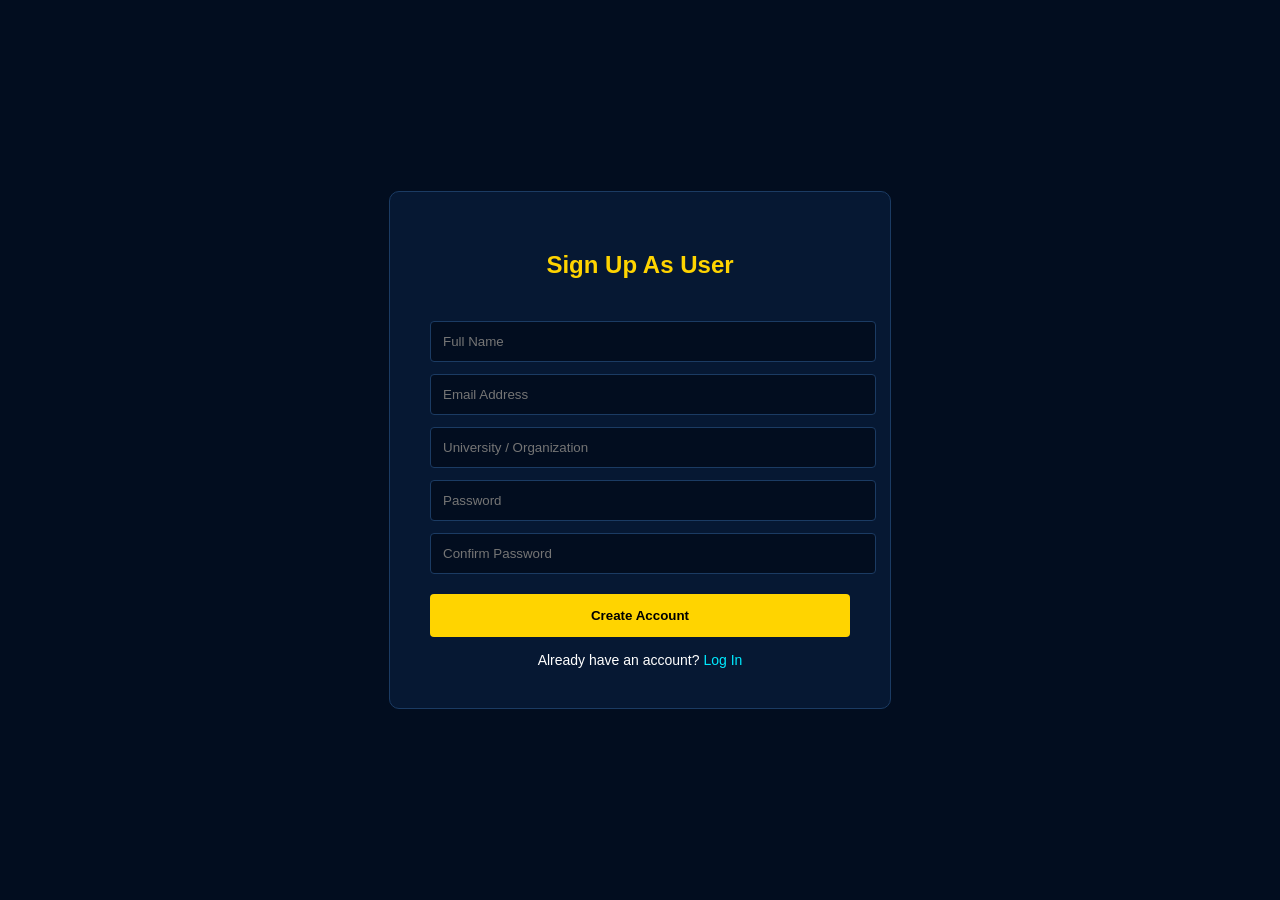
<file: user.html>
<!DOCTYPE html>
<html lang="en">
<head>

<meta charset="UTF-8">
<title>CertChain - User Signup</title>

<link rel="stylesheet" href="user.css">

</head>

<body>

<div class="container">

<h2>Sign Up As User</h2>

<form id="signupForm">

<input type="text" placeholder="Full Name" required>

<input type="email" placeholder="Email Address" required>

<input type="text" placeholder="University / Organization">

<input type="password" placeholder="Password" required>

<input type="password" placeholder="Confirm Password" required>

<button type="submit">Create Account</button>

</form>

<div class="login">
Already have an account? <a href="#">Log In</a>
</div>

</div>

<script src="user.js"></script>

</body>
</html>
</file>
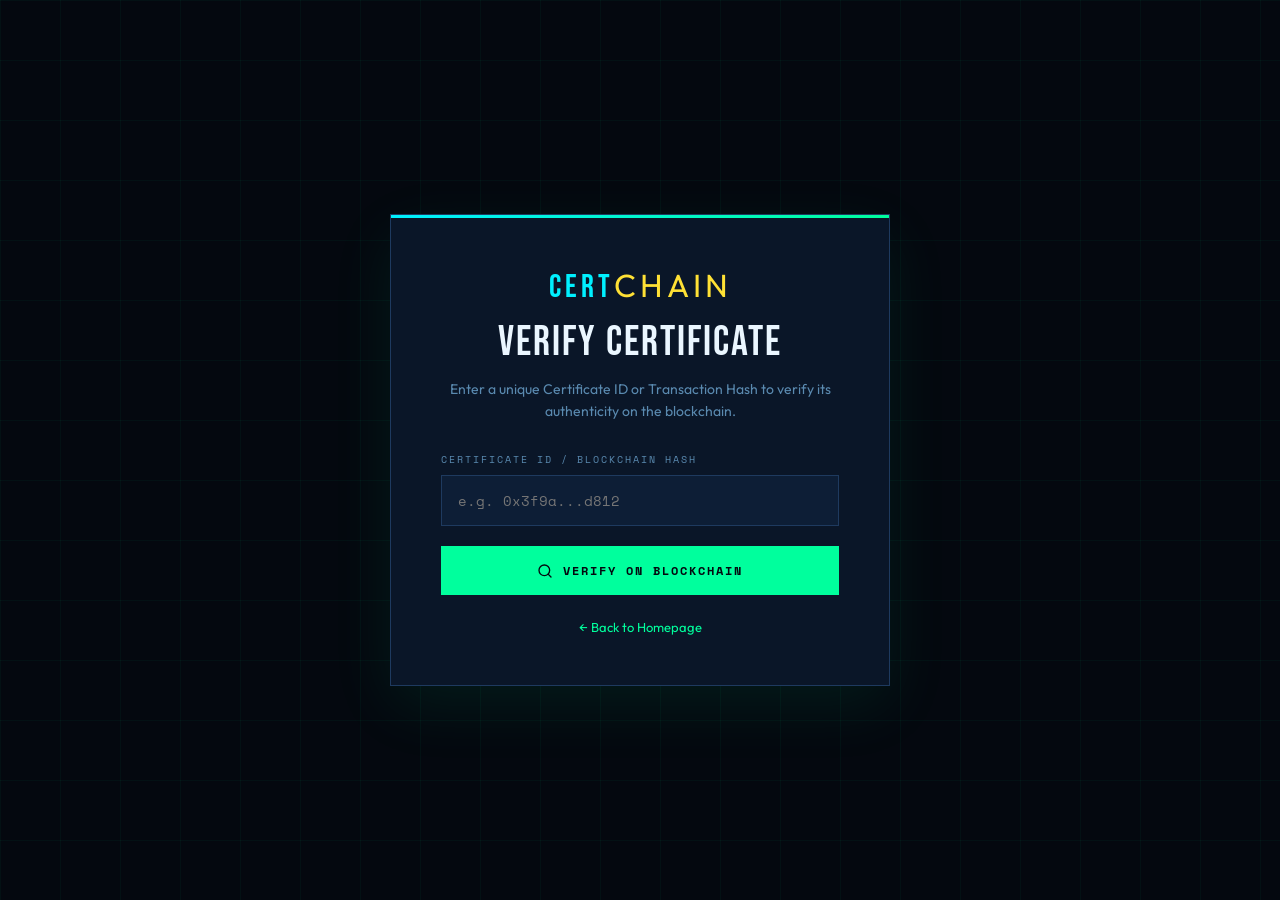
<file: verify.html>
<!DOCTYPE html>
<html lang="en">
<head>
  <meta charset="UTF-8">
  <meta name="viewport" content="width=device-width, initial-scale=1.0">
  <title>CertChain — Verify Certificate</title>
  <link href="https://fonts.googleapis.com/css2?family=Bebas+Neue&family=Space+Mono:wght@400;700&family=Outfit:wght@300;400;500;600&display=swap" rel="stylesheet">
  <style>
    :root {
      --bg: #04080f; --surface: #0a1628; --surface2: #0d1e36; --border: #1e3a5f;
      --cyan: #00f0ff; --gold: #ffe135; --green: #00ff9d; --text: #eaf6ff; --muted: #5a8ab0;
    }
    * { box-sizing: border-box; margin: 0; padding: 0; font-family: 'Outfit', sans-serif;}
    body { background: var(--bg); color: var(--text); display: flex; align-items: center; justify-content: center; min-height: 100vh; overflow: hidden; flex-direction: column; }
    
    #bg { position: fixed; inset: 0; background-image: linear-gradient(rgba(0, 255, 157, 0.04) 1px, transparent 1px), linear-gradient(90deg, rgba(0, 255, 157, 0.04) 1px, transparent 1px); background-size: 60px 60px; animation: gridDrift 20s linear infinite; pointer-events: none; z-index: 0; }
    @keyframes gridDrift { from { background-position: 0 0; } to { background-position: 60px 60px; } }
    
    .verify-card { background: var(--surface); border: 1px solid var(--border); padding: 50px; width: 500px; position: relative; z-index: 10; box-shadow: 0 20px 60px rgba(0, 255, 157, .08); text-align: center; }
    .verify-card::before { content: ''; position: absolute; top:0; left:0; right:0; height:3px; background: linear-gradient(90deg, var(--cyan), var(--green)); }
    
    .logo { font-family: 'Bebas Neue', sans-serif; font-size: 32px; color: var(--cyan); margin-bottom: 10px; letter-spacing: 4px; cursor: pointer; transition: 0.3s; }
    .logo:hover { text-shadow: 0 0 20px rgba(0, 240, 255, 0.5); }
    .logo span { color: var(--gold); }
    .title { font-family: 'Bebas Neue', sans-serif; font-size: 42px; color: var(--text); margin-bottom: 10px; letter-spacing: 2px; }
    .subtitle { color: var(--muted); font-size: 14px; margin-bottom: 30px; line-height: 1.6; }
    
    .field { margin-bottom: 20px; text-align: left; }
    .field label { font-family: 'Space Mono', monospace; font-size: 10px; color: var(--muted); text-transform: uppercase; letter-spacing: 2px; display: block; margin-bottom: 8px; }
    .field input { width: 100%; background: var(--surface2); border: 1px solid var(--border); color: var(--text); padding: 14px 16px; outline: none; transition: border-color .3s; font-size: 14px; font-family: 'Space Mono', monospace; }
    .field input:focus { border-color: var(--green); box-shadow: 0 0 0 3px rgba(0, 255, 157, 0.1); }
    
    .btn { width: 100%; padding: 16px; background: var(--green); color: var(--bg); font-family: 'Space Mono', monospace; font-size: 12px; font-weight: bold; text-transform: uppercase; letter-spacing: 2px; border: none; cursor: pointer; transition: 0.3s; margin-top: 10px; display: flex; justify-content: center; align-items: center; gap: 10px;}
    .btn:hover { box-shadow: 0 0 25px rgba(0, 255, 157, 0.4); transform: translateY(-2px);}
    
    .links { margin-top: 24px; font-size: 13px; color: var(--muted); }
    .links a { color: var(--green); text-decoration: none; }
    .links a:hover { text-decoration: underline; }

    /* Verification Results */
    .result-box { display: none; margin-top: 30px; padding: 20px; border: 1px solid var(--green); background: rgba(0, 255, 157, 0.05); text-align: left; animation: fadeIn 0.5s; }
    @keyframes fadeIn { from { opacity: 0; transform: translateY(-10px); } to { opacity: 1; transform: translateY(0); } }
    .result-box.active { display: block; }
    .rb-header { color: var(--green); font-family: 'Space Mono', monospace; font-size: 12px; margin-bottom: 15px; display: flex; align-items: center; gap: 8px; text-transform: uppercase; letter-spacing: 1px; }
    .rb-row { display: flex; flex-direction: column; margin-bottom: 12px; }
    .rb-row:last-child { margin-bottom: 0; }
    .rb-label { font-family: 'Space Mono', monospace; font-size: 9px; color: var(--muted); text-transform: uppercase; letter-spacing: 1px; margin-bottom: 4px; }
    .rb-value { font-size: 14px; color: var(--text); font-weight: 500;}
  </style>
</head>
<body>
  <div id="bg"></div>
  
  <div class="verify-card">
    <div class="logo" onclick="window.location.href='index.html'">CERT<span>CHAIN</span></div>
    <div class="title">Verify Certificate</div>
    <div class="subtitle">Enter a unique Certificate ID or Transaction Hash to verify its authenticity on the blockchain.</div>
    
    <div class="field">
      <label>Certificate ID / Blockchain Hash</label>
      <input type="text" id="certId" placeholder="e.g. 0x3f9a...d812" autocomplete="off">
    </div>
    
    <button class="btn" id="verifyBtn" onclick="runVerification()">
      <svg width="16" height="16" viewBox="0 0 24 24" fill="none" stroke="currentColor" stroke-width="2" stroke-linecap="round" stroke-linejoin="round"><circle cx="11" cy="11" r="8"></circle><line x1="21" y1="21" x2="16.65" y2="16.65"></line></svg>
      Verify on Blockchain
    </button>
    
    <div class="result-box" id="resultBox">
      <div class="rb-header">✓ Authentic Certificate Found</div>
      <div class="rb-row">
        <span class="rb-label">Recipient Name</span>
        <span class="rb-value" id="resName">—</span>
      </div>
      <div class="rb-row">
        <span class="rb-label">Credential / Achievement</span>
        <span class="rb-value" id="resCourse">—</span>
      </div>
      <div class="rb-row">
        <span class="rb-label">Issue Date</span>
        <span class="rb-value" id="resDate">—</span>
      </div>
      <div class="rb-row">
        <span class="rb-label">Smart Contract Issuer</span>
        <span class="rb-value" style="font-family:'Space Mono', monospace; font-size: 11px; color:var(--cyan)">0x7F3A9C2D1E8B4F5A6C7D</span>
      </div>
    </div>

    <div class="links">
      <a href="index.html">← Back to Homepage</a>
    </div>
  </div>

  <script>
    function runVerification() {
      const input = document.getElementById('certId').value.trim();
      if(!input) {
        alert('Please enter a Certificate ID or Hash.');
        return;
      }
      
      const btn = document.getElementById('verifyBtn');
      btn.textContent = 'Scanning Blockchain...';
      btn.style.opacity = '0.7';
      document.getElementById('resultBox').classList.remove('active');
      
      // Simulate a network delay for visual effect
      setTimeout(() => {
        btn.innerHTML = '<svg width="16" height="16" viewBox="0 0 24 24" fill="none" stroke="currentColor" stroke-width="2" stroke-linecap="round" stroke-linejoin="round"><circle cx="11" cy="11" r="8"></circle><line x1="21" y1="21" x2="16.65" y2="16.65"></line></svg> Verify Another';
        btn.style.opacity = '1';
        
        // Populate dummy blockchain data
        document.getElementById('resName').textContent = 'Satoshi Nakamoto';
        document.getElementById('resCourse').textContent = 'Advanced Web3 & Solidity Bootcamp';
        document.getElementById('resDate').textContent = new Date().toLocaleDateString('en-US', { year: 'numeric', month: 'long', day: 'numeric' });
        
        document.getElementById('resultBox').classList.add('active');
      }, 1500);
    }
  </script>
</body>
</html>
</file>
<file: org.css>
body{
    margin:0;
    font-family:Arial;
    background:#020d1f;
    color:white;
    display:flex;
    justify-content:center;
    align-items:center;
    height:100vh;
}

.signup-box{
    width:420px;
    padding:40px;
    border:1px solid #1b3b63;
    border-radius:10px;
}

h2{
    color:#00eaff;
    text-align:center;
}

input{
    width:100%;
    padding:12px;
    margin-top:15px;
    background:#061833;
    border:1px solid #1b3b63;
    color:white;
}

button{
    width:100%;
    padding:14px;
    margin-top:20px;
    background:#00eaff;
    border:none;
    font-weight:bold;
    cursor:pointer;
}
</file>
<file: user.css>
body{
margin:0;
font-family:Arial, Helvetica, sans-serif;
background:#020d1f;
color:white;
display:flex;
justify-content:center;
align-items:center;
height:100vh;
}

.container{
width:420px;
padding:40px;
border:1px solid #1b3b63;
border-radius:10px;
background:#061833;
}

h2{
text-align:center;
color:#ffd400;
margin-bottom:30px;
}

input{
width:100%;
padding:12px;
margin-top:12px;
border:1px solid #1b3b63;
background:#020d1f;
color:white;
border-radius:4px;
}

button{
width:100%;
padding:14px;
margin-top:20px;
background:#ffd400;
border:none;
font-weight:bold;
cursor:pointer;
border-radius:4px;
}

button:hover{
background:#e6c200;
}

.login{
text-align:center;
margin-top:15px;
font-size:14px;
}

.login a{
color:#00eaff;
text-decoration:none;
}
</file>
